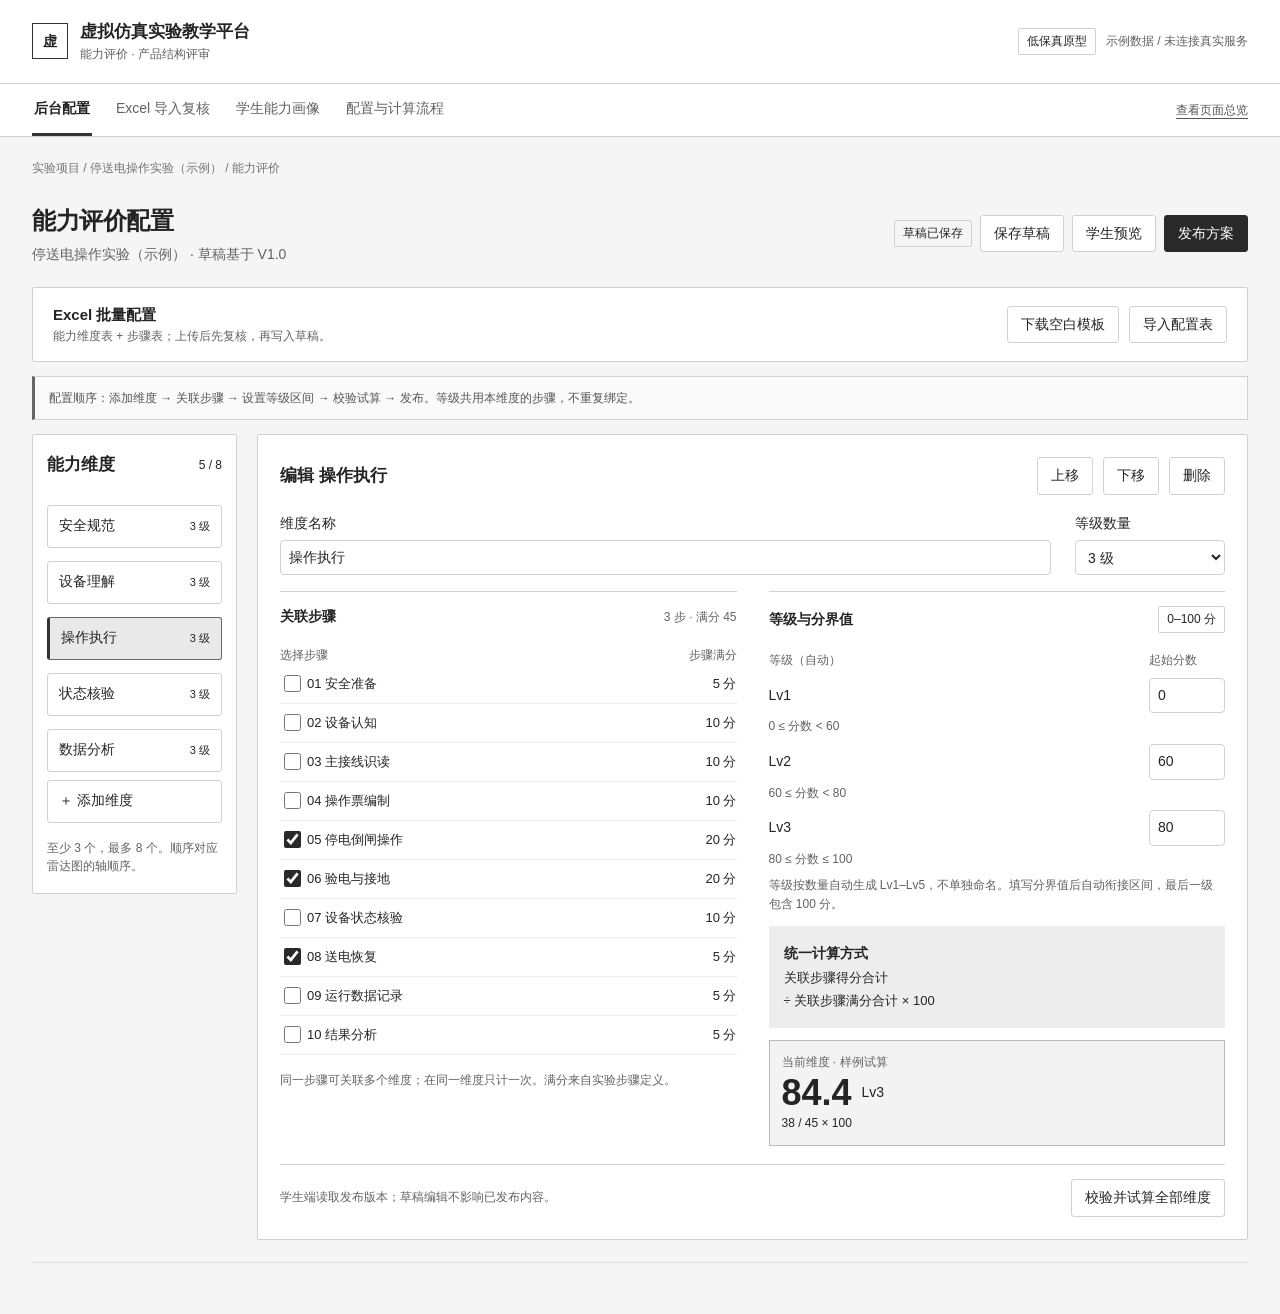
<file: prototype/index.html>
<!doctype html>
<html lang="zh-CN"><head><meta charset="utf-8"><meta name="viewport" content="width=device-width,initial-scale=1"><meta http-equiv="Content-Security-Policy" content="default-src 'none'; frame-src 'self' about:; script-src 'unsafe-inline'; style-src 'unsafe-inline'; img-src 'self' data:; base-uri 'none'; form-action 'none'"><title>能力评价 · 低保真产品原型</title><style>html,body{margin:0;background:#f5f5f5}iframe{width:100%;height:1000px;border:0;display:block}</style></head><body>
<iframe id="prototype" title="能力评价低保真交互原型" sandbox="allow-scripts allow-downloads allow-popups allow-popups-to-escape-sandbox" referrerpolicy="no-referrer" srcdoc="&lt;!doctype html&gt;&lt;html lang=&quot;zh-CN&quot;&gt;&lt;head&gt;&lt;meta charset=&quot;UTF-8&quot;&gt;&lt;meta name=&quot;viewport&quot; content=&quot;width=device-width,initial-scale=1&quot;&gt;&lt;meta http-equiv=&quot;Content-Security-Policy&quot; content=&quot;default-src &#x27;none&#x27;; script-src &#x27;unsafe-inline&#x27; https://cdnjs.cloudflare.com; style-src &#x27;unsafe-inline&#x27;; img-src data:; font-src &#x27;none&#x27;; connect-src &#x27;none&#x27;; base-uri &#x27;none&#x27;; form-action &#x27;none&#x27;&quot;&gt;&lt;style&gt;
#cap-radar-config{--p-bg:light-dark(#f5f5f5,#191919);--p-surface:light-dark(#fff,#252525);--p-text:light-dark(#242424,#f0f0f0);--p-muted:light-dark(#696969,#b8b8b8);--p-line:light-dark(#d7d7d7,#505050);--p-active:light-dark(#292929,#e5e5e5);--p-inverse:light-dark(#fff,#222);--p-soft:light-dark(#ececec,#333);--p-danger:light-dark(#9b312c,#ffb5ad);font:14px/1.55 -apple-system,BlinkMacSystemFont,&quot;PingFang SC&quot;,sans-serif;color:var(--p-text);background:var(--p-bg);color-scheme:light dark;min-width:0}
#cap-radar-config *{box-sizing:border-box}#cap-radar-config h1,#cap-radar-config h2,#cap-radar-config h3,#cap-radar-config p{margin:0}#cap-radar-config h1{font-size:22px;font-weight:600}#cap-radar-config h2{font-size:17px;font-weight:600}#cap-radar-config h3{font-size:14px;font-weight:600}#cap-radar-config button,#cap-radar-config input,#cap-radar-config select{font:inherit;color:inherit}#cap-radar-config button{min-height:34px;padding:6px 12px;border:1px solid var(--p-line);border-radius:5px;background:var(--p-surface);touch-action:manipulation}#cap-radar-config button:hover{background:var(--p-soft)}#cap-radar-config button:disabled{opacity:.4}#cap-radar-config .primary,#cap-radar-config button[aria-pressed=&quot;true&quot;]{color:var(--p-inverse);background:var(--p-active);border-color:var(--p-active)}#cap-radar-config input:not([type=&quot;checkbox&quot;]),#cap-radar-config select{width:100%;min-height:35px;padding:6px 8px;border:1px solid var(--p-line);border-radius:4px;background:var(--p-surface);min-width:0}#cap-radar-config input[type=&quot;checkbox&quot;]{width:17px;height:17px;accent-color:var(--p-active)}#cap-radar-config :focus-visible{outline:2px solid var(--p-text);outline-offset:3px}#cap-radar-config .shell{padding:20px}#cap-radar-config .top{display:flex;align-items:center;justify-content:space-between;gap:12px;padding:14px 20px;background:var(--p-surface);border-bottom:1px solid var(--p-line);padding-right:105px;flex-wrap:wrap}#cap-radar-config .tag{border:1px solid var(--p-line);padding:2px 8px;border-radius:4px;display:inline-block;font-size:12px;white-space:nowrap}#cap-radar-config .muted{color:var(--p-muted)}#cap-radar-config .small{font-size:12px}#cap-radar-config .row{display:flex;align-items:center;gap:10px;flex-wrap:wrap}#cap-radar-config .between{justify-content:space-between}#cap-radar-config .tabs{display:flex;gap:8px;flex-wrap:wrap;margin-bottom:18px}#cap-radar-config .head{display:flex;justify-content:space-between;align-items:flex-start;gap:15px;flex-wrap:wrap;margin-bottom:18px}#cap-radar-config .head p{margin-top:5px}#cap-radar-config .panel{background:var(--p-surface);border:1px solid var(--p-line);padding:18px;border-radius:6px;min-width:0}#cap-radar-config .panel-head{display:flex;justify-content:space-between;gap:10px;align-items:center;margin-bottom:12px;flex-wrap:wrap}#cap-radar-config .student-grid{display:grid;grid-template-columns:1fr 1.08fr;gap:16px;align-items:start}#cap-radar-config .radar{height:330px;position:relative;min-width:0;margin-top:8px}#cap-radar-config .radar svg{display:block;width:100%;height:330px}#cap-radar-config .axis-btn{position:absolute;transform:translate(-50%,-50%);padding:3px 5px;border:0;max-width:106px;font-size:12px;min-height:38px;background:var(--p-surface);line-height:1.3}#cap-radar-config .axis-btn span{display:block;font-size:14px;font-variant-numeric:tabular-nums;margin-top:3px}#cap-radar-config .dimension-list{display:grid;gap:5px}#cap-radar-config .dimension-item{display:flex;align-items:center;justify-content:space-between;gap:8px;text-align:left}#cap-radar-config .number{font-size:32px;font-weight:600;font-variant-numeric:tabular-nums}#cap-radar-config .grade-list{display:grid;gap:6px;margin:14px 0}#cap-radar-config .grade{border:1px solid var(--p-line);padding:8px 10px;display:flex;align-items:center;justify-content:space-between;gap:10px;border-radius:3px}#cap-radar-config .grade.selected{border:2px solid var(--p-active);padding:7px 9px;background:var(--p-soft)}#cap-radar-config .formula{padding:12px;background:var(--p-soft);font-variant-numeric:tabular-nums;margin:12px 0}#cap-radar-config .table-wrap{overflow:auto;max-width:100%}#cap-radar-config table{width:100%;border-collapse:collapse;text-align:left;font-size:13px}#cap-radar-config th{font-weight:500;color:var(--p-muted);background:var(--p-bg)}#cap-radar-config th,#cap-radar-config td{padding:9px 8px;border-bottom:1px solid var(--p-line);vertical-align:top}#cap-radar-config td.num{font-variant-numeric:tabular-nums;white-space:nowrap}#cap-radar-config .raw{margin-top:16px}#cap-radar-config details summary{padding:9px 0}#cap-radar-config .notice{border:1px dashed var(--p-line);padding:10px 12px;margin-bottom:14px;background:var(--p-surface)}#cap-radar-config .admin-grid{display:grid;grid-template-columns:185px minmax(0,1fr);gap:16px;align-items:start}#cap-radar-config .side{padding:12px}#cap-radar-config .side button{width:100%;margin-top:7px;display:flex;justify-content:space-between;align-items:center;text-align:left}#cap-radar-config .side button small{font-size:11px}#cap-radar-config .field-row{display:grid;grid-template-columns:1fr 110px;gap:16px;margin-bottom:16px}#cap-radar-config label.field{display:grid;gap:5px}#cap-radar-config .editor-grid{display:grid;grid-template-columns:1fr 1fr;gap:16px}#cap-radar-config .section{border-top:1px solid var(--p-line);padding-top:14px}#cap-radar-config .check-row{display:grid;grid-template-columns:22px minmax(0,1fr) 44px;align-items:center;gap:5px;padding:5px 0;border-bottom:1px solid var(--p-soft);font-size:13px;min-height:36px}#cap-radar-config .level-row{display:grid;grid-template-columns:1fr 76px;gap:8px;align-items:center;margin-top:8px}#cap-radar-config .level-range{font-size:12px;color:var(--p-muted);margin:4px 0 8px}#cap-radar-config .block{margin-top:16px}#cap-radar-config .errors{border:1px solid var(--p-danger);color:var(--p-danger);padding:10px 12px;margin-top:12px;font-size:13px}#cap-radar-config .errors ul{padding-left:20px;margin:5px 0}#cap-radar-config .success{border:1px solid var(--p-line);padding:12px;margin-top:12px;background:var(--p-soft)}#cap-radar-config .status-line{min-height:22px;margin-top:12px;color:var(--p-muted);font-size:12px}#cap-radar-config .flow{display:grid;grid-template-columns:repeat(5,minmax(0,1fr));gap:12px;margin:16px 0}#cap-radar-config .flow-item{border:1px solid var(--p-line);padding:16px 12px;background:var(--p-surface);min-width:0}#cap-radar-config .flow-item b{font-weight:500;display:block;margin-bottom:8px}#cap-radar-config .logic-grid{display:grid;grid-template-columns:1fr 1fr;gap:16px}#cap-radar-config .footer{border-top:1px solid var(--p-line);padding:14px 0 0;margin-top:18px;display:flex;align-items:center;justify-content:space-between;gap:10px;flex-wrap:wrap}#cap-radar-config .publish-box{margin-top:15px;padding:16px;border:2px solid var(--p-active);background:var(--p-surface)}#cap-radar-config .publish-box p{margin:8px 0 12px}#cap-radar-config .metric-strip{display:flex;gap:20px;flex-wrap:wrap;margin-top:10px}#cap-radar-config .metric-strip strong{font-weight:500;font-size:18px}#cap-radar-config .samples{display:flex;gap:6px;align-items:center;flex-wrap:wrap}#cap-radar-config .empty{padding:30px 15px;text-align:center;border:1px dashed var(--p-line);color:var(--p-muted)}#cap-radar-config [hidden]{display:none!important}
@media(max-width:820px){#cap-radar-config .student-grid,#cap-radar-config .editor-grid,#cap-radar-config .logic-grid{grid-template-columns:1fr}#cap-radar-config .flow{grid-template-columns:1fr 1fr}#cap-radar-config .shell{padding:14px}#cap-radar-config .panel{padding:14px}}
@media(max-width:550px){#cap-radar-config .admin-grid{grid-template-columns:1fr}#cap-radar-config .side .dimension-list{grid-template-columns:1fr 1fr}#cap-radar-config .side button{margin:0}#cap-radar-config .field-row{grid-template-columns:1fr}#cap-radar-config .flow{grid-template-columns:1fr}#cap-radar-config .top{padding:14px;padding-right:100px}#cap-radar-config input,#cap-radar-config select{font-size:16px}#cap-radar-config .axis-btn{max-width:85px}#cap-radar-config .radar,#cap-radar-config .radar svg{height:310px}}

#cap-radar-config .import-entry{display:flex;align-items:center;justify-content:space-between;gap:12px;flex-wrap:wrap;margin-bottom:14px;padding:13px 16px}
#cap-radar-config .import-fields{display:grid;grid-template-columns:1.3fr 1fr;gap:24px}
#cap-radar-config .import-fields p{margin-top:5px}
#cap-radar-config .upload-line{display:flex;align-items:flex-end;gap:16px;flex-wrap:wrap;border-top:1px solid var(--p-line);padding-top:15px;margin-top:16px}
#cap-radar-config .upload-line label{max-width:440px;flex:1;min-width:220px}
#cap-radar-config .import-summary{margin:12px 0 18px;gap:24px}
#cap-radar-config .import-table{min-width:760px;table-layout:fixed}
#cap-radar-config .import-table th:first-child{width:68px}
#cap-radar-config .import-table th:last-child{width:60px}
#cap-radar-config .import-table td{vertical-align:middle;padding:7px 5px}
#cap-radar-config .import-table input{min-width:0;max-width:100%}
#cap-radar-config .import-table input[aria-invalid=&quot;true&quot;]{border:2px solid var(--p-danger)}
#cap-radar-config .import-error{color:var(--p-danger)}
#cap-radar-config .file-name{word-break:break-all}
@media(max-width:650px){#cap-radar-config .import-fields{grid-template-columns:1fr;gap:12px}#cap-radar-config .import-summary{gap:10px}#cap-radar-config .import-entry .row{width:100%}}


/* Grayscale wireframe presentation. Business rules are unchanged. */
html,body{margin:0;padding:0;background:#f5f5f5;color:#242424;color-scheme:light}
#cap-radar-config{--p-bg:#f5f5f5;--p-surface:#fff;--p-text:#242424;--p-muted:#626262;--p-line:#d1d1d1;--p-active:#292929;--p-inverse:#fff;--p-soft:#ededed;--p-danger:#7c2828;color-scheme:light;font-family:-apple-system,BlinkMacSystemFont,&quot;PingFang SC&quot;,&quot;Microsoft YaHei&quot;,sans-serif}
#cap-radar-config .top{padding:19px 32px;min-height:80px;flex-wrap:wrap;gap:16px}
#cap-radar-config .brand{display:flex;gap:12px;align-items:center}
#cap-radar-config .brand strong{font-size:17px;font-weight:600}
#cap-radar-config .brand-mark{width:36px;height:36px;display:grid;place-items:center;border:1.5px solid #333;font-weight:600;background:#fff}
#cap-radar-config .app-nav{display:flex;gap:22px;align-items:center;padding:0 32px;background:#fff;border-bottom:1px solid var(--p-line);flex-wrap:wrap}
#cap-radar-config .app-nav&gt;button{border:0;border-radius:0;background:none;color:var(--p-muted);min-height:52px;padding:0 2px;border-bottom:3px solid transparent}
#cap-radar-config .app-nav&gt;button[aria-pressed=&quot;true&quot;]{border-bottom-color:#333;color:#222;font-weight:600}
#cap-radar-config .board-link{margin-left:auto;color:#555;font-size:12px;text-underline-offset:4px}
#cap-radar-config .shell{max-width:1360px;padding:22px 32px 28px;margin:0 auto}
#cap-radar-config .breadcrumb{font-size:12px;color:#747474;margin-bottom:24px}
#cap-radar-config h1{font-size:24px;letter-spacing:-.4px}
#cap-radar-config .head{margin-bottom:22px;align-items:center}
#cap-radar-config .head .row{gap:8px}
#cap-radar-config .panel{border-radius:2px;padding:22px;box-shadow:none}
#cap-radar-config .panel-head{margin-bottom:18px}
#cap-radar-config button{border-radius:3px;min-height:36px;padding:7px 13px;cursor:pointer}
#cap-radar-config button:disabled{cursor:not-allowed}
#cap-radar-config .side{padding:17px 14px}
#cap-radar-config .side button{margin-top:8px;min-height:43px;padding:9px 11px}
#cap-radar-config .dimension-item[aria-pressed=&quot;true&quot;],#cap-radar-config .side button[aria-pressed=&quot;true&quot;]{background:#e9e9e9;color:#222;border-color:#666;border-left:3px solid #333}
#cap-radar-config .admin-grid{grid-template-columns:205px minmax(0,1fr);gap:20px}
#cap-radar-config .editor-grid{gap:32px}
#cap-radar-config .field-row{grid-template-columns:minmax(0,1fr) 150px;gap:24px}
#cap-radar-config .field{font-weight:500}
#cap-radar-config .check-row{min-height:39px}
#cap-radar-config .notice{border-style:solid;border-left:3px solid #666;background:#fafafa;color:#555;padding:12px 14px}
#cap-radar-config .import-entry{padding:15px 20px;gap:16px}
#cap-radar-config .import-entry b{font-size:15px}
#cap-radar-config .student-grid{grid-template-columns:minmax(0,1fr) minmax(0,1fr);gap:22px}
#cap-radar-config .radar,#cap-radar-config .radar svg{height:345px}
#cap-radar-config .axis-btn{min-height:40px;font-size:12px;border:0;padding:4px 6px}
#cap-radar-config .axis-btn[aria-pressed=&quot;true&quot;]{background:#e9e9e9;color:#222;border-radius:2px}
#cap-radar-config .grade{padding:10px 12px;border-radius:2px}
#cap-radar-config .grade.selected{border-width:1px;border-left-width:3px;padding:10px 10px;background:#ededed}
#cap-radar-config .grade-list{margin:20px 0}
#cap-radar-config .number{font-size:36px;line-height:1.2}
#cap-radar-config .formula{padding:15px;font-size:13px;line-height:1.8}
#cap-radar-config .tag{border-radius:2px;padding:3px 8px}
#cap-radar-config .success{background:#f3f3f3;border-color:#b9b9b9}
#cap-radar-config .publish-box{border:1.5px solid #333;border-left-width:4px;padding:20px}
#cap-radar-config .import-table{min-width:690px}
#cap-radar-config .import-table th:nth-child(2){width:150px}
#cap-radar-config .flow-item{padding:22px 16px;position:relative}
#cap-radar-config .flow-item:not(:last-child)::after{content:&#x27;›&#x27;;position:absolute;right:-11px;top:45%;font-size:18px;background:#f5f5f5}
#cap-radar-config .raw{padding:10px 20px}
#cap-radar-config .status-line{border-top:1px solid #ddd;padding:12px 0 0;margin-top:22px}
@media(min-width:1100px){#cap-radar-config .radar,#cap-radar-config .radar svg{height:380px}}
@media(max-width:1000px){#cap-radar-config .editor-grid{grid-template-columns:1fr;gap:22px}#cap-radar-config .top{padding:18px 22px}#cap-radar-config .shell{padding:20px 22px}#cap-radar-config .app-nav{padding:0 22px;gap:18px}#cap-radar-config .board-link{margin-left:0}}
@media(max-width:760px){#cap-radar-config .student-grid,#cap-radar-config .admin-grid{grid-template-columns:1fr}#cap-radar-config .side .dimension-list{grid-template-columns:repeat(2,minmax(0,1fr))}#cap-radar-config .shell{padding:18px 14px}#cap-radar-config .top{padding:15px 18px}#cap-radar-config .panel{padding:16px}#cap-radar-config .field-row{grid-template-columns:1fr}#cap-radar-config .app-nav{gap:14px;padding:0 18px}#cap-radar-config .app-nav&gt;button{min-height:44px;font-size:13px}#cap-radar-config .board-link{display:none}#cap-radar-config .flow{grid-template-columns:1fr}#cap-radar-config .flow-item::after{display:none}#cap-radar-config .head .row{width:100%}#cap-radar-config .breadcrumb{margin-bottom:18px}#cap-radar-config .brand strong{font-size:15px}}
&lt;/style&gt;&lt;/head&gt;&lt;body&gt;&lt;div id=&quot;cap-radar-config&quot;&gt;&lt;/div&gt;&lt;script src=&quot;https://cdnjs.cloudflare.com/ajax/libs/xlsx/0.18.5/xlsx.full.min.js&quot;&gt;&lt;/script&gt;&lt;script&gt;
(()=&gt;{
const root=document.getElementById(&#x27;cap-radar-config&#x27;);
const esc=x=&gt;String(x??&#x27;&#x27;).replace(/[&amp;&lt;&gt;&quot;&#x27;]/g,c=&gt;({&#x27;&amp;&#x27;:&#x27;&amp;amp;&#x27;,&#x27;&lt;&#x27;:&#x27;&amp;lt;&#x27;,&#x27;&gt;&#x27;:&#x27;&amp;gt;&#x27;,&#x27;&quot;&#x27;:&#x27;&amp;quot;&#x27;,&quot;&#x27;&quot;:&#x27;&amp;#39;&#x27;}[c]));
const copy=x=&gt;JSON.parse(JSON.stringify(x));
const steps=[
{id:&#x27;S01&#x27;,name:&#x27;安全准备&#x27;,score:5,max:5,count:1,time:&#x27;00:02:00&#x27;,reasonable:&#x27;00:02:00&#x27;,comment:&#x27;安全防护检查完整&#x27;,rule:&#x27;完成防护检查得 5 分&#x27;},
{id:&#x27;S02&#x27;,name:&#x27;设备认知&#x27;,score:10,max:10,count:1,time:&#x27;00:03:00&#x27;,reasonable:&#x27;00:03:00&#x27;,comment:&#x27;设备辨识准确&#x27;,rule:&#x27;设备辨识正确得 10 分&#x27;},
{id:&#x27;S03&#x27;,name:&#x27;主接线识读&#x27;,score:10,max:10,count:1,time:&#x27;00:04:00&#x27;,reasonable:&#x27;00:04:00&#x27;,comment:&#x27;接线关系判断正确&#x27;,rule:&#x27;接线判断正确得 10 分&#x27;},
{id:&#x27;S04&#x27;,name:&#x27;操作票编制&#x27;,score:8,max:10,count:2,time:&#x27;00:04:30&#x27;,reasonable:&#x27;00:05:00&#x27;,comment:&#x27;操作票检查项有遗漏&#x27;,rule:&#x27;检查项遗漏扣 2 分&#x27;},
{id:&#x27;S05&#x27;,name:&#x27;停电倒闸操作&#x27;,score:18,max:20,count:1,time:&#x27;00:07:00&#x27;,reasonable:&#x27;00:06:00&#x27;,comment:&#x27;操作顺序一处不规范&#x27;,rule:&#x27;一处顺序不规范扣 2 分&#x27;},
{id:&#x27;S06&#x27;,name:&#x27;验电与接地&#x27;,score:15,max:20,count:3,time:&#x27;00:09:00&#x27;,reasonable:&#x27;00:07:00&#x27;,comment:&#x27;接地核验遗漏，建议重点复盘&#x27;,rule:&#x27;接地核验检查项遗漏扣 5 分&#x27;},
{id:&#x27;S07&#x27;,name:&#x27;设备状态核验&#x27;,score:9,max:10,count:1,time:&#x27;00:05:30&#x27;,reasonable:&#x27;00:05:00&#x27;,comment:&#x27;设备状态记录不完整&#x27;,rule:&#x27;状态记录不完整扣 1 分&#x27;},
{id:&#x27;S08&#x27;,name:&#x27;送电恢复&#x27;,score:5,max:5,count:1,time:&#x27;00:03:00&#x27;,reasonable:&#x27;00:03:00&#x27;,comment:&#x27;恢复流程正确&#x27;,rule:&#x27;恢复流程正确得 5 分&#x27;},
{id:&#x27;S09&#x27;,name:&#x27;运行数据记录&#x27;,score:4,max:5,count:1,time:&#x27;00:02:30&#x27;,reasonable:&#x27;00:03:00&#x27;,comment:&#x27;一处测量单位未注明&#x27;,rule:&#x27;一处测量单位遗漏扣 1 分&#x27;},
{id:&#x27;S10&#x27;,name:&#x27;结果分析&#x27;,score:4,max:5,count:1,time:&#x27;00:02:06&#x27;,reasonable:&#x27;00:02:00&#x27;,comment:&#x27;结论缺少对应数据支撑&#x27;,rule:&#x27;结论缺少数据支撑扣 1 分&#x27;}];
function newLevels(n){const cuts={2:[0,60],3:[0,60,80],4:[0,60,75,90],5:[0,40,60,75,90]}[n];return cuts.map((min,i)=&gt;({name:`Lv${i+1}`,min}));}
function fixedLevelLabels(c){c?.dims?.forEach(d=&gt;d.levels?.forEach((l,i)=&gt;l.name=`Lv${i+1}`));return c;}
const initial={version:&#x27;V1.0&#x27;,dims:[
{id:&#x27;D01&#x27;,name:&#x27;安全规范&#x27;,stepIds:[&#x27;S01&#x27;,&#x27;S04&#x27;,&#x27;S06&#x27;],levels:newLevels(3)},
{id:&#x27;D02&#x27;,name:&#x27;设备理解&#x27;,stepIds:[&#x27;S02&#x27;,&#x27;S03&#x27;],levels:newLevels(3)},
{id:&#x27;D03&#x27;,name:&#x27;操作执行&#x27;,stepIds:[&#x27;S05&#x27;,&#x27;S06&#x27;,&#x27;S08&#x27;],levels:newLevels(3)},
{id:&#x27;D04&#x27;,name:&#x27;状态核验&#x27;,stepIds:[&#x27;S06&#x27;,&#x27;S07&#x27;],levels:newLevels(3)},
{id:&#x27;D05&#x27;,name:&#x27;数据分析&#x27;,stepIds:[&#x27;S09&#x27;,&#x27;S10&#x27;],levels:newLevels(3)}]};
initial.stepDefinitions=steps.map(({id,max})=&gt;({id,max}));
let state={page:&#x27;admin&#x27;,draft:copy(initial),published:copy(initial),saved:copy(initial),selected:&#x27;D03&#x27;,preview:false,scenario:&#x27;complete&#x27;,dirty:false,notice:&#x27;&#x27;,checked:false,publishing:false,undo:null};
let savedRevision=0;
function restore(s){if(s&amp;&amp;s.schema===2&amp;&amp;s.revision&gt;savedRevision&amp;&amp;s.state?.draft?.dims?.length&gt;=3&amp;&amp;s.state?.draft?.dims?.length&lt;=8){savedRevision=s.revision;state={...state,...s.state};[&#x27;draft&#x27;,&#x27;published&#x27;,&#x27;saved&#x27;].forEach(k=&gt;fixedLevelLabels(state[k]));if(state.undo?.dimension)state.undo.dimension.levels.forEach((l,i)=&gt;l.name=`Lv${i+1}`);return true;}return false;}
restore(window.openai?.widgetState?.privateContent);
function persist(){savedRevision=Math.max(savedRevision+1,Date.now());if(window.openai?.setWidgetState)window.openai.setWidgetState({modelContent:{page:state.page,dimension:dimension()?.name,dimensionCount:state.draft.dims.length,rule:&#x27;步骤得分合计 / 步骤满分合计 × 100；按分数区间判级&#x27;},privateContent:{schema:2,revision:savedRevision,state:{...copy(state),importer:null}}}).catch(()=&gt;{});}
window.addEventListener(&#x27;openai:set_globals&#x27;,e=&gt;{const s=e.detail?.globals?.widgetState?.privateContent;if(restore(s))render();});
const config=()=&gt;state.preview?state.draft:state.published;
const dimension=()=&gt;state.draft.dims.find(d=&gt;d.id===state.selected)||state.draft.dims[0];
function sampleSteps(){return steps.map(s=&gt;({...s,score:s.id===&#x27;S06&#x27;&amp;&amp;state.scenario===&#x27;missing&#x27;?null:s.id===&#x27;S06&#x27;&amp;&amp;state.scenario===&#x27;zero&#x27;?0:s.score}));}
function calc(d,rows=sampleSteps()){
const ids=[...new Set(d.stepIds)];const selected=ids.map(id=&gt;rows.find(s=&gt;s.id===id));
if(!ids.length)return{value:null,status:&#x27;未关联步骤&#x27;,sum:0,max:0,rows:[]};
if(selected.some(s=&gt;!s||!Number.isFinite(s.max)||s.max&lt;=0))return{value:null,status:&#x27;配置异常&#x27;,sum:0,max:0,rows:selected.filter(Boolean)};
const max=selected.reduce((a,s)=&gt;a+s.max,0);if(selected.some(s=&gt;s.score==null))return{value:null,status:&#x27;待评价&#x27;,sum:null,max,rows:selected};
if(selected.some(s=&gt;!Number.isFinite(s.score)||s.score&lt;0||s.score&gt;s.max))return{value:null,status:&#x27;数据异常&#x27;,sum:null,max,rows:selected};
const sum=selected.reduce((a,s)=&gt;a+s.score,0),value=sum/max*100;
const level=d.levels.reduce((found,l,i)=&gt;value&gt;=l.min?i:found,-1);
return{value,status:d.levels[level]?.name||&#x27;规则待完善&#x27;,sum,max,rows:selected,level};
}
const fmt=n=&gt;n==null?&#x27;—&#x27;:Number.isInteger(n)?String(n):n.toFixed(1);
function validate(c){const out=[];if(c.dims.length&lt;3||c.dims.length&gt;8)out.push(&#x27;维度数量须为 3–8 个&#x27;);const names=new Set();c.dims.forEach((d,i)=&gt;{const title=d.name.trim()||`第 ${i+1} 个维度`;if(!d.name.trim())out.push(`第 ${i+1} 个维度：填写名称`);if(names.has(d.name.trim()))out.push(`${title}：名称重复`);names.add(d.name.trim());if(!d.stepIds.length)out.push(`${title}：至少关联一个有效步骤`);if(d.stepIds.some(id=&gt;!(c.stepDefinitions||steps).some(s=&gt;s.id===id&amp;&amp;s.max&gt;0)))out.push(`${title}：存在失效步骤`);if(d.levels.length&lt;2||d.levels.length&gt;5)out.push(`${title}：等级数量须为 2–5 个`);d.levels.forEach((l,j)=&gt;{if(!Number.isFinite(l.min)||(j===0&amp;&amp;l.min!==0)||(j&gt;0&amp;&amp;l.min&lt;=d.levels[j-1].min)||l.min&lt;0||l.min&gt;=100)out.push(`${title}：分界值须从 0 起，递增且小于 100`);});});return[...new Set(out)];}
const button=(text,act,extra=&#x27;&#x27;)=&gt;{const cls=extra.match(/class=&quot;([^&quot;]*)&quot;/)?.[1]||&#x27;&#x27;;return `&lt;button type=&quot;button&quot; class=&quot;cursor-interaction ${cls}&quot; data-act=&quot;${act}&quot; ${extra.replace(/class=&quot;[^&quot;]*&quot;/,&#x27;&#x27;)}&gt;${text}&lt;/button&gt;`;};
function header(){return `&lt;header class=&quot;top&quot;&gt;&lt;div class=&quot;brand&quot;&gt;&lt;span class=&quot;brand-mark&quot; aria-hidden=&quot;true&quot;&gt;虚&lt;/span&gt;&lt;div&gt;&lt;strong&gt;虚拟仿真实验教学平台&lt;/strong&gt;&lt;p class=&quot;small muted&quot;&gt;能力评价 · 产品结构评审&lt;/p&gt;&lt;/div&gt;&lt;/div&gt;&lt;div class=&quot;row&quot;&gt;&lt;span class=&quot;tag&quot;&gt;低保真原型&lt;/span&gt;&lt;span class=&quot;small muted&quot;&gt;示例数据 / 未连接真实服务&lt;/span&gt;&lt;/div&gt;&lt;/header&gt;&lt;nav class=&quot;app-nav&quot; aria-label=&quot;原型页面&quot;&gt;${[[&#x27;admin&#x27;,&#x27;后台配置&#x27;],[&#x27;import&#x27;,&#x27;Excel 导入复核&#x27;],[&#x27;student&#x27;,&#x27;学生能力画像&#x27;],[&#x27;logic&#x27;,&#x27;配置与计算流程&#x27;]].map(([id,name])=&gt;button(name,&#x27;page&#x27;,`data-id=&quot;${id}&quot; aria-pressed=&quot;${state.page===id}&quot;`)).join(&#x27;&#x27;)}&lt;a class=&quot;board-link&quot; href=&quot;overview.svg&quot; target=&quot;_blank&quot; rel=&quot;noopener&quot;&gt;查看页面总览&lt;/a&gt;&lt;/nav&gt;&lt;main class=&quot;shell&quot;&gt;&lt;div class=&quot;breadcrumb&quot;&gt;实验项目 / 停送电操作实验（示例） / 能力评价&lt;/div&gt;`;}
function student(){const c=config();let d=c.dims.find(x=&gt;x.id===state.selected)||c.dims[0];const r=calc(d);return `&lt;div class=&quot;head&quot;&gt;&lt;div&gt;&lt;h1&gt;能力表现&lt;/h1&gt;&lt;p class=&quot;muted&quot;&gt;许闻 · 停送电操作实验（示例）&lt;/p&gt;&lt;/div&gt;&lt;div class=&quot;samples&quot;&gt;&lt;span class=&quot;tag&quot;&gt;${state.preview?&#x27;草稿预览&#x27;:`发布方案 ${esc(c.version)}`}&lt;/span&gt;&lt;label class=&quot;small&quot;&gt;样例状态 &lt;select aria-label=&quot;样例状态&quot; data-change=&quot;scenario&quot;&gt;&lt;option value=&quot;complete&quot; ${state.scenario===&#x27;complete&#x27;?&#x27;selected&#x27;:&#x27;&#x27;}&gt;完整得分&lt;/option&gt;&lt;option value=&quot;missing&quot; ${state.scenario===&#x27;missing&#x27;?&#x27;selected&#x27;:&#x27;&#x27;}&gt;步骤 06 缺少得分&lt;/option&gt;&lt;option value=&quot;zero&quot; ${state.scenario===&#x27;zero&#x27;?&#x27;selected&#x27;:&#x27;&#x27;}&gt;步骤 06 实得 0 分&lt;/option&gt;&lt;/select&gt;&lt;/label&gt;&lt;/div&gt;&lt;/div&gt;${state.preview?`&lt;div class=&quot;notice row between&quot;&gt;&lt;span&gt;正在查看未发布的配置。修改不会影响已发布方案。&lt;/span&gt;${button(&#x27;返回后台&#x27;,&#x27;page&#x27;,&#x27;data-id=&quot;admin&quot;&#x27;)}&lt;/div&gt;`:&#x27;&#x27;}&lt;div class=&quot;student-grid&quot;&gt;&lt;section class=&quot;panel&quot;&gt;&lt;div class=&quot;panel-head&quot;&gt;&lt;h2&gt;${c.dims.length} 维能力雷达图&lt;/h2&gt;&lt;span class=&quot;small muted&quot;&gt;统一刻度 0–100 分&lt;/span&gt;&lt;/div&gt;&lt;div class=&quot;radar&quot; data-radar&gt;&lt;/div&gt;&lt;div class=&quot;dimension-list&quot;&gt;${c.dims.map(x=&gt;{const n=calc(x);return button(`&lt;span&gt;${esc(x.name)}&lt;/span&gt;&lt;span&gt;${fmt(n.value)} 分 · ${esc(n.status)}&lt;/span&gt;`,&#x27;student-dim&#x27;,`data-id=&quot;${x.id}&quot; class=&quot;dimension-item cursor-interaction&quot; aria-pressed=&quot;${x.id===d.id}&quot;`);}).join(&#x27;&#x27;)}&lt;/div&gt;&lt;p class=&quot;small muted block&quot;&gt;点击维度查看等级与步骤依据。缺少得分的维度不按 0 分绘制。&lt;/p&gt;&lt;/section&gt;&lt;section class=&quot;panel&quot; aria-live=&quot;polite&quot;&gt;&lt;div class=&quot;panel-head&quot;&gt;&lt;h2&gt;${esc(d.name)}&lt;/h2&gt;&lt;span class=&quot;tag&quot;&gt;${d.levels.length} 级规则&lt;/span&gt;&lt;/div&gt;&lt;div class=&quot;row&quot;&gt;&lt;span class=&quot;number&quot;&gt;${fmt(r.value)}&lt;/span&gt;&lt;span class=&quot;muted&quot;&gt;/ 100&lt;/span&gt;&lt;span class=&quot;tag&quot;&gt;${esc(r.status)}&lt;/span&gt;&lt;/div&gt;&lt;div class=&quot;grade-list&quot;&gt;${d.levels.map((l,i)=&gt;`&lt;div class=&quot;grade ${r.value!=null&amp;&amp;r.level===i?&#x27;selected&#x27;:&#x27;&#x27;}&quot;&gt;&lt;span&gt;Lv${i+1}&lt;/span&gt;&lt;span class=&quot;small&quot;&gt;${l.min} ≤ 分数 ${i===d.levels.length-1?&#x27;≤ 100&#x27;:`&lt; ${d.levels[i+1].min}`}${r.value!=null&amp;&amp;r.level===i?&#x27;　✓ 本次&#x27;:&#x27;&#x27;}&lt;/span&gt;&lt;/div&gt;`).join(&#x27;&#x27;)}&lt;/div&gt;&lt;h3&gt;计算依据&lt;/h3&gt;&lt;div class=&quot;formula&quot;&gt;${r.value==null?esc(r.status)+&#x27;：相关步骤有效得分齐全后计算。&#x27;:`(${r.rows.map(s=&gt;s.score).join(&#x27; + &#x27;)}) ÷ (${r.rows.map(s=&gt;s.max).join(&#x27; + &#x27;)}) × 100 = &lt;strong&gt;${fmt(r.value)} 分&lt;/strong&gt;`}&lt;/div&gt;&lt;div class=&quot;table-wrap&quot;&gt;&lt;table&gt;&lt;thead&gt;&lt;tr&gt;&lt;th&gt;关联步骤&lt;/th&gt;&lt;th&gt;得分 / 满分&lt;/th&gt;&lt;th&gt;步骤评价&lt;/th&gt;&lt;/tr&gt;&lt;/thead&gt;&lt;tbody&gt;${r.rows.map(s=&gt;`&lt;tr&gt;&lt;td&gt;${s.id.slice(1)} ${esc(s.name)}&lt;/td&gt;&lt;td class=&quot;num&quot;&gt;${s.score??&#x27;待评价&#x27;} / ${s.max}&lt;/td&gt;&lt;td&gt;${s.score==null?&#x27;尚未回传得分&#x27;:state.scenario===&#x27;zero&#x27;&amp;&amp;s.id===&#x27;S06&#x27;?&#x27;模拟实得 0 分&#x27;:esc(s.comment)}&lt;/td&gt;&lt;/tr&gt;`).join(&#x27;&#x27;)}&lt;/tbody&gt;&lt;/table&gt;&lt;/div&gt;&lt;p class=&quot;small muted block&quot;&gt;等级按该维度的分数区间判定。用时、操作次数作为评价依据展示，不重复扣分。&lt;/p&gt;&lt;/section&gt;&lt;/div&gt;&lt;section class=&quot;panel raw&quot;&gt;&lt;details&gt;&lt;summary&gt;原始实验步骤记录（保留全部 9 个字段） · 完整样例总分 88 / 100&lt;/summary&gt;${rawTable()}&lt;/details&gt;&lt;/section&gt;`;}
function rawTable(){return `&lt;div class=&quot;table-wrap&quot;&gt;&lt;table style=&quot;min-width:1000px&quot;&gt;&lt;thead&gt;&lt;tr&gt;${[&#x27;步骤序号&#x27;,&#x27;步骤名称&#x27;,&#x27;步骤得分&#x27;,&#x27;步骤满分&#x27;,&#x27;操作次数&#x27;,&#x27;步骤用时&#x27;,&#x27;合理用时&#x27;,&#x27;步骤评价&#x27;,&#x27;赋分模型&#x27;].map(x=&gt;`&lt;th&gt;${x}&lt;/th&gt;`).join(&#x27;&#x27;)}&lt;/tr&gt;&lt;/thead&gt;&lt;tbody&gt;${sampleSteps().map(s=&gt;`&lt;tr&gt;&lt;td&gt;${s.id.slice(1)}&lt;/td&gt;&lt;td&gt;${s.name}&lt;/td&gt;&lt;td&gt;${s.score??&#x27;待评价&#x27;}&lt;/td&gt;&lt;td&gt;${s.max}&lt;/td&gt;&lt;td&gt;${s.count}&lt;/td&gt;&lt;td&gt;${s.time}&lt;/td&gt;&lt;td&gt;${s.reasonable}&lt;/td&gt;&lt;td&gt;${s.comment}&lt;/td&gt;&lt;td&gt;${s.rule}&lt;/td&gt;&lt;/tr&gt;`).join(&#x27;&#x27;)}&lt;/tbody&gt;&lt;/table&gt;&lt;/div&gt;`;}
function admin(){const c=state.draft,d=dimension(),r=calc(d,steps),errors=state.checked?validate(c):[];return `&lt;div class=&quot;head&quot;&gt;&lt;div&gt;&lt;h1&gt;能力评价配置&lt;/h1&gt;&lt;p class=&quot;muted&quot;&gt;停送电操作实验（示例） · 草稿基于 ${esc(state.published.version)}&lt;/p&gt;&lt;/div&gt;&lt;div class=&quot;row&quot;&gt;&lt;span class=&quot;tag&quot;&gt;${state.dirty?&#x27;草稿有修改&#x27;:&#x27;草稿已保存&#x27;}&lt;/span&gt;${button(&#x27;保存草稿&#x27;,&#x27;save&#x27;)}${button(&#x27;学生预览&#x27;,&#x27;preview&#x27;)}${button(&#x27;发布方案&#x27;,&#x27;publish&#x27;,&#x27;class=&quot;primary cursor-interaction&quot;&#x27;)}&lt;/div&gt;&lt;/div&gt;&lt;div class=&quot;notice small&quot;&gt;配置顺序：添加维度 → 关联步骤 → 设置等级区间 → 校验试算 → 发布。等级共用本维度的步骤，不重复绑定。&lt;/div&gt;&lt;div class=&quot;admin-grid&quot;&gt;&lt;aside class=&quot;panel side&quot;&gt;&lt;div class=&quot;panel-head&quot;&gt;&lt;h2&gt;能力维度&lt;/h2&gt;&lt;span class=&quot;small&quot;&gt;${c.dims.length} / 8&lt;/span&gt;&lt;/div&gt;&lt;div class=&quot;dimension-list&quot;&gt;${c.dims.map(x=&gt;button(`&lt;span&gt;${esc(x.name)||&#x27;未命名&#x27;}&lt;/span&gt;&lt;small&gt;${x.levels.length} 级&lt;/small&gt;`,&#x27;admin-dim&#x27;,`data-id=&quot;${x.id}&quot; aria-pressed=&quot;${x.id===d.id}&quot;`)).join(&#x27;&#x27;)}&lt;/div&gt;${button(&#x27;＋ 添加维度&#x27;,&#x27;add&#x27;,c.dims.length&gt;=8?&#x27;disabled&#x27;:&#x27;&#x27;)}&lt;p class=&quot;small muted block&quot;&gt;至少 3 个，最多 8 个。顺序对应雷达图的轴顺序。&lt;/p&gt;&lt;/aside&gt;&lt;section class=&quot;panel&quot;&gt;&lt;div class=&quot;panel-head&quot;&gt;&lt;h2&gt;编辑 ${esc(d.name)||&#x27;未命名维度&#x27;}&lt;/h2&gt;&lt;div class=&quot;row&quot;&gt;${button(&#x27;上移&#x27;,&#x27;move&#x27;,&#x27;data-direction=&quot;-1&quot; &#x27;+(c.dims.indexOf(d)===0?&#x27;disabled&#x27;:&#x27;&#x27;))}${button(&#x27;下移&#x27;,&#x27;move&#x27;,&#x27;data-direction=&quot;1&quot; &#x27;+(c.dims.indexOf(d)===c.dims.length-1?&#x27;disabled&#x27;:&#x27;&#x27;))}${button(&#x27;删除&#x27;,&#x27;delete&#x27;,c.dims.length&lt;=3?&#x27;disabled&#x27;:&#x27;&#x27;)}&lt;/div&gt;&lt;/div&gt;&lt;div class=&quot;field-row&quot;&gt;&lt;label class=&quot;field&quot;&gt;维度名称&lt;input data-change=&quot;name&quot; aria-label=&quot;维度名称&quot; maxlength=&quot;20&quot; value=&quot;${esc(d.name)}&quot; autocomplete=&quot;off&quot;&gt;&lt;/label&gt;&lt;label class=&quot;field&quot;&gt;等级数量&lt;select data-change=&quot;level-count&quot; aria-label=&quot;等级数量&quot;&gt;${[2,3,4,5].map(n=&gt;`&lt;option value=&quot;${n}&quot; ${n===d.levels.length?&#x27;selected&#x27;:&#x27;&#x27;}&gt;${n} 级&lt;/option&gt;`).join(&#x27;&#x27;)}&lt;/select&gt;&lt;/label&gt;&lt;/div&gt;&lt;div class=&quot;editor-grid&quot;&gt;&lt;section class=&quot;section&quot;&gt;&lt;div class=&quot;panel-head&quot;&gt;&lt;h3&gt;关联步骤&lt;/h3&gt;&lt;span class=&quot;small muted&quot;&gt;${d.stepIds.length} 步 · 满分 ${r.max}&lt;/span&gt;&lt;/div&gt;&lt;div class=&quot;row between small muted&quot;&gt;&lt;span&gt;选择步骤&lt;/span&gt;&lt;span&gt;步骤满分&lt;/span&gt;&lt;/div&gt;${steps.filter(s=&gt;(c.stepDefinitions||steps).some(x=&gt;x.id===s.id)).map(s=&gt;`&lt;label class=&quot;check-row&quot;&gt;&lt;input type=&quot;checkbox&quot; data-change=&quot;step&quot; value=&quot;${s.id}&quot; ${d.stepIds.includes(s.id)?&#x27;checked&#x27;:&#x27;&#x27;}&gt;&lt;span&gt;${s.id.slice(1)} ${s.name}&lt;/span&gt;&lt;span style=&quot;text-align:right&quot;&gt;${s.max} 分&lt;/span&gt;&lt;/label&gt;`).join(&#x27;&#x27;)}&lt;p class=&quot;small muted block&quot;&gt;同一步骤可关联多个维度；在同一维度只计一次。满分来自实验步骤定义。&lt;/p&gt;&lt;/section&gt;&lt;section class=&quot;section&quot;&gt;&lt;div class=&quot;panel-head&quot;&gt;&lt;h3&gt;等级与分界值&lt;/h3&gt;&lt;span class=&quot;tag&quot;&gt;0–100 分&lt;/span&gt;&lt;/div&gt;&lt;div class=&quot;level-row small muted&quot;&gt;&lt;span&gt;等级（自动）&lt;/span&gt;&lt;span&gt;起始分数&lt;/span&gt;&lt;/div&gt;${d.levels.map((l,i)=&gt;`&lt;div class=&quot;level-row&quot;&gt;&lt;span class=&quot;level-label&quot;&gt;Lv${i+1}&lt;/span&gt;&lt;input type=&quot;number&quot; min=&quot;0&quot; max=&quot;99.99&quot; step=&quot;0.1&quot; aria-label=&quot;第 ${i+1} 级起始分数&quot; data-change=&quot;level-min&quot; data-index=&quot;${i}&quot; value=&quot;${Number.isFinite(l.min)?l.min:&#x27;&#x27;}&quot; ${i===0?&#x27;disabled&#x27;:&#x27;&#x27;}&gt;&lt;/div&gt;&lt;div class=&quot;level-range&quot;&gt;${Number.isFinite(l.min)?l.min:&#x27;—&#x27;} ≤ 分数 ${i===d.levels.length-1?&#x27;≤ 100&#x27;:`&lt; ${Number.isFinite(d.levels[i+1].min)?d.levels[i+1].min:&#x27;—&#x27;}`}&lt;/div&gt;`).join(&#x27;&#x27;)}&lt;p class=&quot;small muted&quot;&gt;等级按数量自动生成 Lv1–Lv5，不单独命名。填写分界值后自动衔接区间，最后一级包含 100 分。&lt;/p&gt;&lt;div class=&quot;formula&quot;&gt;&lt;h3&gt;统一计算方式&lt;/h3&gt;关联步骤得分合计&lt;br&gt;÷ 关联步骤满分合计 × 100&lt;/div&gt;&lt;div class=&quot;success&quot;&gt;&lt;div class=&quot;small muted&quot;&gt;当前维度 · 样例试算&lt;/div&gt;&lt;div class=&quot;row&quot;&gt;&lt;strong class=&quot;number&quot;&gt;${fmt(r.value)}&lt;/strong&gt;&lt;span&gt;${esc(r.status)}&lt;/span&gt;&lt;/div&gt;&lt;div class=&quot;small&quot;&gt;${r.sum??&#x27;—&#x27;} / ${r.max} × 100&lt;/div&gt;&lt;/div&gt;&lt;/section&gt;&lt;/div&gt;&lt;div class=&quot;footer&quot;&gt;&lt;span class=&quot;small muted&quot;&gt;学生端读取发布版本；草稿编辑不影响已发布内容。&lt;/span&gt;${button(&#x27;校验并试算全部维度&#x27;,&#x27;check&#x27;)}&lt;/div&gt;${state.checked?(errors.length?`&lt;div class=&quot;errors&quot; role=&quot;alert&quot;&gt;&lt;strong&gt;暂不能发布&lt;/strong&gt;&lt;ul&gt;${errors.map(e=&gt;`&lt;li&gt;${esc(e)}&lt;/li&gt;`).join(&#x27;&#x27;)}&lt;/ul&gt;&lt;/div&gt;`:`&lt;div class=&quot;success&quot;&gt;&lt;h3&gt;校验通过 · ${c.dims.length} 个维度&lt;/h3&gt;&lt;div class=&quot;table-wrap&quot;&gt;&lt;table&gt;&lt;thead&gt;&lt;tr&gt;&lt;th&gt;维度&lt;/th&gt;&lt;th&gt;得分 / 满分&lt;/th&gt;&lt;th&gt;归一分&lt;/th&gt;&lt;th&gt;等级&lt;/th&gt;&lt;/tr&gt;&lt;/thead&gt;&lt;tbody&gt;${c.dims.map(x=&gt;{const q=calc(x,steps);return`&lt;tr&gt;&lt;td&gt;${esc(x.name)}&lt;/td&gt;&lt;td&gt;${q.sum} / ${q.max}&lt;/td&gt;&lt;td&gt;${fmt(q.value)}&lt;/td&gt;&lt;td&gt;${esc(q.status)}&lt;/td&gt;&lt;/tr&gt;`;}).join(&#x27;&#x27;)}&lt;/tbody&gt;&lt;/table&gt;&lt;/div&gt;&lt;/div&gt;`):&#x27;&#x27;}${state.publishing?`&lt;div class=&quot;publish-box&quot; role=&quot;region&quot; aria-label=&quot;确认模拟发布&quot;&gt;&lt;h3&gt;确认模拟发布新版本&lt;/h3&gt;&lt;p&gt;${c.dims.length} 个维度，${c.dims.reduce((a,x)=&gt;a+x.levels.length,0)} 条等级区间。新版本用于后续新开始的实训，历史评价保留原版本。&lt;/p&gt;&lt;div class=&quot;row&quot;&gt;${button(&#x27;确认模拟发布&#x27;,&#x27;confirm-publish&#x27;,&#x27;class=&quot;primary cursor-interaction&quot;&#x27;)}${button(&#x27;继续编辑&#x27;,&#x27;cancel-publish&#x27;)}&lt;/div&gt;&lt;/div&gt;`:&#x27;&#x27;}&lt;/section&gt;&lt;/div&gt;`;}
function logic(){return `&lt;div class=&quot;head&quot;&gt;&lt;div&gt;&lt;h1&gt;配置与计算流程&lt;/h1&gt;&lt;p class=&quot;muted&quot;&gt;已确认：步骤汇总为维度分，再按该维度的分数区间判级。&lt;/p&gt;&lt;/div&gt;&lt;span class=&quot;tag&quot;&gt;规则草案&lt;/span&gt;&lt;/div&gt;&lt;div class=&quot;flow&quot;&gt;${[[&#x27;1 接收步骤记录&#x27;,&#x27;学生 ID、项目 ID、实训记录 ID、稳定步骤 ID&#x27;],[&#x27;2 读取绑定版本&#x27;,&#x27;实训开始时绑定发布方案；找到该维度的关联步骤&#x27;],[&#x27;3 汇总维度分&#x27;,&#x27;得分合计 ÷ 满分合计 × 100；缺少得分则待评价&#x27;],[&#x27;4 匹配等级区间&#x27;,&#x27;以未四舍五入的原始维度分匹配；展示保留 1 位小数&#x27;],[&#x27;5 保存评价快照&#x27;,&#x27;维度分、命中等级、步骤依据、规则版本、评价时间&#x27;]].map(([a,b])=&gt;`&lt;div class=&quot;flow-item&quot;&gt;&lt;b&gt;${a}&lt;/b&gt;&lt;span class=&quot;small muted&quot;&gt;${b}&lt;/span&gt;&lt;/div&gt;`).join(&#x27;&#x27;)}&lt;/div&gt;&lt;div class=&quot;logic-grid&quot;&gt;&lt;section class=&quot;panel&quot;&gt;&lt;h2&gt;后台管理的对象&lt;/h2&gt;&lt;div class=&quot;table-wrap&quot;&gt;&lt;table&gt;&lt;thead&gt;&lt;tr&gt;&lt;th&gt;对象&lt;/th&gt;&lt;th&gt;核心内容&lt;/th&gt;&lt;/tr&gt;&lt;/thead&gt;&lt;tbody&gt;&lt;tr&gt;&lt;td&gt;评价方案&lt;/td&gt;&lt;td&gt;项目 ID、方案 ID、版本、草稿 / 发布状态&lt;/td&gt;&lt;/tr&gt;&lt;tr&gt;&lt;td&gt;能力维度&lt;/td&gt;&lt;td&gt;维度 ID、名称、显示顺序；每方案 3–8 个&lt;/td&gt;&lt;/tr&gt;&lt;tr&gt;&lt;td&gt;等级区间&lt;/td&gt;&lt;td&gt;所属维度、等级序号、起始分数；每维度 2–5 级，固定显示 Lv1–Lv5&lt;/td&gt;&lt;/tr&gt;&lt;tr&gt;&lt;td&gt;步骤关联&lt;/td&gt;&lt;td&gt;维度 ID + 步骤 ID；允许跨维度复用，同维度去重&lt;/td&gt;&lt;/tr&gt;&lt;tr&gt;&lt;td&gt;评价结果&lt;/td&gt;&lt;td&gt;实训记录 ID、规则版本、维度得分、命中等级、依据快照&lt;/td&gt;&lt;/tr&gt;&lt;/tbody&gt;&lt;/table&gt;&lt;/div&gt;&lt;/section&gt;&lt;section class=&quot;panel&quot;&gt;&lt;h2&gt;发布与异常处理&lt;/h2&gt;&lt;div class=&quot;grade-list&quot;&gt;&lt;div class=&quot;grade&quot;&gt;配置名称、数量、步骤及连续区间均校验通过，才可发布。&lt;/div&gt;&lt;div class=&quot;grade&quot;&gt;数据缺失为“待评价”；明确回传 0 分才参与零分计算。&lt;/div&gt;&lt;div class=&quot;grade&quot;&gt;满分须大于 0，得分须在 0 至满分之间；越界提示异常。&lt;/div&gt;&lt;div class=&quot;grade&quot;&gt;用时、操作次数和步骤评价用于追溯，不重复计算扣分。&lt;/div&gt;&lt;div class=&quot;grade&quot;&gt;每次实训独立评价；历史记录不因新规则发布而自动重算。&lt;/div&gt;&lt;div class=&quot;grade&quot;&gt;雷达图使用分数刻度；各轴可配置不同等级数量，名称统一为 Lv1–Lv5。&lt;/div&gt;&lt;/div&gt;&lt;/section&gt;&lt;/div&gt;&lt;div class=&quot;notice block&quot;&gt;本原型模拟配置、校验、发布和前端联动，尚未连接生产接口。正式系统按实训记录绑定版本，保存得分与步骤依据快照。&lt;/div&gt;`;}
function drawRadar(){const host=root.querySelector(&#x27;[data-radar]&#x27;);if(!host)return;const c=config(),W=host.clientWidth,H=host.clientHeight,cx=W/2,cy=H/2,R=Math.min(W*.29,112),L=R+37;const xy=(i,r)=&gt;[cx+Math.sin(i*2*Math.PI/c.dims.length)*r,cy-Math.cos(i*2*Math.PI/c.dims.length)*r];const points=r=&gt;c.dims.map((_,i)=&gt;xy(i,r).join(&#x27;,&#x27;)).join(&#x27; &#x27;);let svg=`&lt;svg viewBox=&quot;0 0 ${W} ${H}&quot; role=&quot;img&quot; aria-label=&quot;${c.dims.length} 维能力雷达图，满分 100，可通过外侧按钮选择维度&quot;&gt;&lt;title&gt;各维度分数（0–100）&lt;/title&gt;`;[20,40,60,80,100].forEach(v=&gt;{svg+=`&lt;polygon points=&quot;${points(R*v/100)}&quot; fill=&quot;none&quot; stroke=&quot;var(--p-line)&quot; stroke-width=&quot;1&quot;/&gt;&lt;text x=&quot;${cx+5}&quot; y=&quot;${cy-R*v/100+12}&quot; fill=&quot;var(--p-muted)&quot; font-size=&quot;11&quot;&gt;${v}&lt;/text&gt;`;});c.dims.forEach((_,i)=&gt;{const p=xy(i,R);svg+=`&lt;line x1=&quot;${cx}&quot; y1=&quot;${cy}&quot; x2=&quot;${p[0]}&quot; y2=&quot;${p[1]}&quot; stroke=&quot;var(--p-line)&quot;/&gt;`;});const values=c.dims.map(d=&gt;calc(d).value);if(values.every(v=&gt;v!=null)){svg+=`&lt;polygon points=&quot;${values.map((v,i)=&gt;xy(i,R*v/100).join(&#x27;,&#x27;)).join(&#x27; &#x27;)}&quot; fill=&quot;var(--p-text)&quot; fill-opacity=&quot;.09&quot; stroke=&quot;var(--p-text)&quot; stroke-width=&quot;1.8&quot;/&gt;`;}else{values.forEach((v,i)=&gt;{const j=(i+1)%values.length;if(v!=null&amp;&amp;values[j]!=null){const a=xy(i,R*v/100),b=xy(j,R*values[j]/100);svg+=`&lt;line x1=&quot;${a[0]}&quot; y1=&quot;${a[1]}&quot; x2=&quot;${b[0]}&quot; y2=&quot;${b[1]}&quot; stroke=&quot;var(--p-text)&quot; stroke-width=&quot;1.8&quot;/&gt;`;}});}
values.forEach((v,i)=&gt;{if(v!=null){const p=xy(i,R*v/100);svg+=`&lt;circle cx=&quot;${p[0]}&quot; cy=&quot;${p[1]}&quot; r=&quot;${c.dims[i].id===state.selected?5:3}&quot; fill=&quot;var(--p-text)&quot;/&gt;`;}});svg+=&#x27;&lt;/svg&gt;&#x27;;host.innerHTML=svg+c.dims.map((d,i)=&gt;{const p=xy(i,L);return button(`${esc(d.name)}&lt;span&gt;${fmt(values[i])}${values[i]==null?&#x27; 待评价&#x27;:&#x27;&#x27;}&lt;/span&gt;`,&#x27;student-dim&#x27;,`data-id=&quot;${d.id}&quot; class=&quot;axis-btn cursor-interaction&quot; style=&quot;left:${p[0]}px;top:${p[1]}px&quot; aria-pressed=&quot;${d.id===state.selected}&quot;`);}).join(&#x27;&#x27;);}
function render(){root.innerHTML=header()+(state.page===&#x27;admin&#x27;?admin():state.page===&#x27;logic&#x27;?logic():student())+`&lt;div class=&quot;status-line&quot; role=&quot;status&quot; aria-live=&quot;polite&quot;&gt;${esc(state.notice)}${state.undo?&#x27; &#x27;+button(&#x27;撤销删除&#x27;,&#x27;undo&#x27;):&#x27;&#x27;}&lt;/div&gt;&lt;/main&gt;`;requestAnimationFrame(drawRadar);}
function changed(){state.dirty=true;state.checked=false;state.publishing=false;state.notice=&#x27;修改已进入草稿，尚未发布。&#x27;;}
root.addEventListener(&#x27;click&#x27;,e=&gt;{const el=e.target.closest(&#x27;button[data-act]&#x27;);if(!el||el.disabled)return;const a=el.dataset.act;if(a.startsWith(&#x27;import-&#x27;)||[&#x27;open-import&#x27;,&#x27;template&#x27;,&#x27;sample-import&#x27;,&#x27;cancel-import&#x27;,&#x27;apply-import&#x27;].includes(a))return;const d=dimension();if(a===&#x27;page&#x27;){state.page=el.dataset.id;state.preview=false;state.notice=&#x27;&#x27;;}else if(a===&#x27;student-dim&#x27;){state.selected=el.dataset.id;}else if(a===&#x27;admin-dim&#x27;){state.selected=el.dataset.id;}else if(a===&#x27;add&#x27;&amp;&amp;state.draft.dims.length&lt;8){state.undo=null;const id=&#x27;D&#x27;+Date.now().toString(36);state.draft.dims.push({id,name:`新维度 ${state.draft.dims.length+1}`,stepIds:[],levels:newLevels(3)});state.selected=id;changed();}else if(a===&#x27;delete&#x27;&amp;&amp;state.draft.dims.length&gt;3){const index=state.draft.dims.indexOf(d);state.undo={dimension:copy(d),index};state.draft.dims.splice(index,1);state.selected=state.draft.dims[Math.max(0,index-1)].id;changed();state.notice=&#x27;维度已从草稿移除，可撤销。&#x27;;}else if(a===&#x27;undo&#x27;&amp;&amp;state.undo&amp;&amp;state.draft.dims.length&lt;8){state.draft.dims.splice(state.undo.index,0,state.undo.dimension);state.selected=state.undo.dimension.id;state.undo=null;changed();}else if(a===&#x27;move&#x27;){const i=state.draft.dims.indexOf(d),j=i+Number(el.dataset.direction);if(j&gt;=0&amp;&amp;j&lt;state.draft.dims.length){[state.draft.dims[i],state.draft.dims[j]]=[state.draft.dims[j],state.draft.dims[i]];changed();}}else if(a===&#x27;save&#x27;){state.saved=copy(state.draft);state.dirty=false;state.notice=&#x27;草稿已保存到本次原型会话；未提交真实服务。&#x27;;}else if(a===&#x27;check&#x27;){state.checked=true;state.notice=validate(state.draft).length?&#x27;请修正标注的问题。&#x27;:&#x27;全部配置校验通过，可预览或发布。&#x27;;}else if(a===&#x27;preview&#x27;){state.checked=true;if(!validate(state.draft).length){state.preview=true;state.page=&#x27;student&#x27;;state.scenario=&#x27;complete&#x27;;}else state.notice=&#x27;请先修正配置问题后预览。&#x27;;}else if(a===&#x27;publish&#x27;){state.checked=true;state.publishing=validate(state.draft).length===0;}else if(a===&#x27;cancel-publish&#x27;){state.publishing=false;}else if(a===&#x27;confirm-publish&#x27;&amp;&amp;!validate(state.draft).length){const next=&#x27;V1.&#x27;+(Number(state.published.version.split(&#x27;.&#x27;)[1])+1);state.published=copy(state.draft);state.published.version=next;state.draft=copy(state.published);state.saved=copy(state.draft);state.dirty=false;state.publishing=false;state.notice=`已模拟发布 ${next}。学生端可查看当前发布方案的样例试算；历史实训不重算。`;}
render();persist();});
root.addEventListener(&#x27;change&#x27;,e=&gt;{const el=e.target,d=dimension(),key=el.dataset.change;if(!key)return;if(key===&#x27;scenario&#x27;){state.scenario=el.value;}else{changed();if(key===&#x27;name&#x27;)d.name=el.value.trim();if(key===&#x27;step&#x27;){d.stepIds=el.checked?[...new Set([...d.stepIds,el.value])]:d.stepIds.filter(x=&gt;x!==el.value);}if(key===&#x27;level-count&#x27;){const n=Number(el.value);d.levels=newLevels(n);state.notice=&#x27;已切换等级数量并填入默认分界值，请复核后保存。&#x27;;}if(key===&#x27;level-min&#x27;)d.levels[Number(el.dataset.index)].min=el.value===&#x27;&#x27;?null:Number(el.value);}render();persist();});
let lastWidth=0;new ResizeObserver(entries=&gt;{const w=entries[0].contentRect.width;if(w!==lastWidth){lastWidth=w;drawRadar();}}).observe(root);
// Import review is a transient area; only confirmed, valid rows enter the draft.
const importHeaders={ability:[&#x27;能力维度名称&#x27;,&#x27;关联步骤序号&#x27;,&#x27;起始分数&#x27;],steps:[&#x27;步骤序号&#x27;,&#x27;满分&#x27;]};
function importState(){return state.importer||(state.importer={filename:&#x27;&#x27;,ability:[],steps:[],tab:&#x27;ability&#x27;,page:0,ack:false,parsing:false,parseErrors:[]});}
function normalizeSeq(v){const s=String(v??&#x27;&#x27;).trim();return /^\d+$/.test(s)&amp;&amp;Number(s)&gt;0&amp;&amp;Number.isSafeInteger(Number(s))?String(Number(s)).padStart(2,&#x27;0&#x27;):null;}
function seqList(v){return String(v??&#x27;&#x27;).split(/[,，、;；\s]+/).filter(Boolean).map(normalizeSeq);}
function numeric(v){return String(v??&#x27;&#x27;).trim()===&#x27;&#x27;?NaN:Number(v);}
function inspectImport(){
 const im=importState(),errors=im.parseErrors.map(message=&gt;({message})),groups=new Map(),catalog=new Map(),seen=new Set();
 const err=(table,index,col,message)=&gt;errors.push({table,index,col,message:`${table===&#x27;ability&#x27;?&#x27;能力维度表&#x27;:&#x27;步骤表&#x27;}第 ${im[table][index]?.row||index+2} 行：${message}`});
 im.steps.forEach((row,i)=&gt;{const seq=normalizeSeq(row.v[0]),max=numeric(row.v[1]);
  if(!seq)err(&#x27;steps&#x27;,i,0,&#x27;步骤序号须为正整数&#x27;);
  else if(seen.has(seq))err(&#x27;steps&#x27;,i,0,`步骤 ${seq} 重复（01 与 1 视为同一步骤）`);
  if(seq)seen.add(seq);
  const origin=steps.find(s=&gt;s.id.slice(1)===seq);
  if(seq&amp;&amp;!origin)err(&#x27;steps&#x27;,i,0,`步骤 ${seq} 无法匹配当前实验目录`);
  if(!Number.isFinite(max)||max&lt;=0)err(&#x27;steps&#x27;,i,1,&#x27;满分须为大于 0 的数值&#x27;);
  else if(origin&amp;&amp;max!==origin.max)err(&#x27;steps&#x27;,i,1,`满分与当前实验不一致，应为 ${origin.max}`);
  if(seq&amp;&amp;origin)catalog.set(seq,{id:origin.id,max});
 });
 im.ability.forEach((row,i)=&gt;{
  const [rawName,rawRefs,rawMin]=row.v,name=String(rawName??&#x27;&#x27;).trim(),refs=seqList(rawRefs),min=numeric(rawMin);
  if(!name||name.length&gt;20)err(&#x27;ability&#x27;,i,0,&#x27;维度名称须为 1–20 个字符&#x27;);
  if(!refs.length||refs.some(s=&gt;!s))err(&#x27;ability&#x27;,i,1,&#x27;填写有效步骤序号，多个序号用逗号分隔&#x27;);
  if(new Set(refs).size!==refs.length)err(&#x27;ability&#x27;,i,1,&#x27;同一维度的关联步骤不能重复&#x27;);
  for(const seq of refs.filter(Boolean))if(!catalog.has(seq))err(&#x27;ability&#x27;,i,1,`步骤 ${seq} 未在步骤表中定义或无法匹配`);
  if(!Number.isFinite(min)||min&lt;0||min&gt;=100)err(&#x27;ability&#x27;,i,2,&#x27;起始分数须在 0（含）至 100（不含）之间&#x27;);
  if(!groups.has(name))groups.set(name,{name,refs,levels:[],indices:[]});
  const group=groups.get(name);
  if([...group.refs].sort().join(&#x27;,&#x27;)!==[...refs].sort().join(&#x27;,&#x27;))err(&#x27;ability&#x27;,i,1,&#x27;同一维度各行的关联步骤须保持一致&#x27;);
  group.levels.push({name:`Lv${group.levels.length+1}`,min});group.indices.push(i);
 });
 if(!im.steps.length)errors.push({message:&#x27;步骤表没有配置数据，请填写后重新上传或使用示例演示。&#x27;});
 if(groups.size&lt;3||groups.size&gt;8)errors.push({message:`能力维度须为 3–8 个，当前识别 ${groups.size} 个。`});
 groups.forEach(g=&gt;{
  if(g.levels.length&lt;2||g.levels.length&gt;5)err(&#x27;ability&#x27;,g.indices[0],2,`${g.name||&#x27;未命名维度&#x27;}须配置 2–5 个等级`);
  g.levels.forEach((l,j)=&gt;{
   if(j===0&amp;&amp;l.min!==0)err(&#x27;ability&#x27;,g.indices[j],2,&#x27;首个等级的起始分数须为 0&#x27;);
   if(j&gt;0&amp;&amp;l.min&lt;=g.levels[j-1].min)err(&#x27;ability&#x27;,g.indices[j],2,&#x27;等级起始分数须按行严格递增&#x27;);
  });
 });
 return {errors,groups:[...groups.values()],definitions:[...catalog.values()]};
}
function sampleImport(){const im=importState();im.filename=&#x27;示例配置（演示）&#x27;;im.ability=initial.dims.flatMap(d=&gt;d.levels.map(l=&gt;({v:[d.name,d.stepIds.map(id=&gt;id.slice(1)).join(&#x27;,&#x27;),l.min]}))).map((r,i)=&gt;({...r,row:i+2}));im.steps=steps.map((s,i)=&gt;({row:i+2,v:[s.id.slice(1),s.max]}));im.parseErrors=[];im.tab=&#x27;ability&#x27;;im.page=0;im.ack=false;}
async function loadImport(file){
 state.templateNotice=false;
 const im=importState();Object.assign(im,{filename:file.name,ability:[],steps:[],parseErrors:[],page:0,ack:false,parsing:true});render();
 try{
  if(!/\.xlsx$/i.test(file.name))throw Error(&#x27;请选择 .xlsx 配置表。&#x27;);
  if(file.size&gt;2*1024*1024)throw Error(&#x27;配置表不能超过 2 MB。&#x27;);
  if(!window.XLSX)throw Error(&#x27;Excel 解析组件暂未就绪，请稍后重新选择文件；也可先使用示例演示。&#x27;);
  const wb=XLSX.read(await file.arrayBuffer(),{type:&#x27;array&#x27;,cellFormula:true});
  for(const [key,sheetName] of [[&#x27;ability&#x27;,&#x27;能力维度表&#x27;],[&#x27;steps&#x27;,&#x27;步骤表&#x27;]]){
   const sh=wb.Sheets[sheetName];if(!sh){im.parseErrors.push(`缺少工作表“${sheetName}”，请使用空白模板。`);continue;}
   const headers=importHeaders[key];
   if(headers.some((h,c)=&gt;String(sh[XLSX.utils.encode_cell({r:0,c})]?.v??&#x27;&#x27;).trim()!==h)){im.parseErrors.push(`${sheetName}表头不正确，应为：${headers.join(&#x27;、&#x27;)}。`);continue;}
   const end=sh[&#x27;!ref&#x27;]?XLSX.utils.decode_range(sh[&#x27;!ref&#x27;]).e.r:0;
   if(end&gt;500){im.parseErrors.push(`${sheetName}最多支持 500 行，请删除多余行。`);continue;}
   for(let r=1;r&lt;=end;r++){
    const cells=headers.map((_,c)=&gt;sh[XLSX.utils.encode_cell({r,c})]);
    if(cells.some(c=&gt;c?.f))im.parseErrors.push(`${sheetName}第 ${r+1} 行包含公式，请改为直接填写值后重新上传。`);
    const values=cells.map(c=&gt;c?.v??&#x27;&#x27;);
    if(values.some(v=&gt;String(v).trim()!==&#x27;&#x27;))im[key].push({row:r+1,v:values});
   }
  }
 }catch(e){im.parseErrors=[e.message||&#x27;文件解析失败，请重新选择模板文件。&#x27;];}
 im.parsing=false;render();
}
function downloadTemplate(){
const bytes=Uint8Array.from(atob(&quot;UEsDBBQAAAAIACOsW10VM3hJ+gAAALwBAAAPAAAAeGwvd29ya2Jvb2sueG1stdG/TsMwEAbwV7FuJ07SpH+iul1YWHkDx7k0VmNfZLuQnY1XYEIChJDYmEA8TqG8RUVBrWBiYTvdJ51++m46703LztB5TVZAEsXA0CqqtF0IWIX6aAzz2bQvzsktS6Il601rfdELaELoCs69atBIH1GHtjdtTc7I4CNyC+47h7LyDWIwLU/jeMiN1BY+7+22fj8xKw0K2Fy8ri+v3l+e1s93m+t7YLvwpBKQAHOFrgSc5oNSxRJHkzyX2WCYwjfJ/YVEda0VHpNaGbThy+SwlUGT9Y3uPDD+G/X2ePvxcPOTk+452Sivx4lSSYxlNsmTf+DwQ1388InZFlBLAwQUAAAACAAjrFtd++2f9zMCAACFDgAADQAAAHhsL3N0eWxlcy54bWztV0tv2zAM/iuC7osfSYouiNN1wQzs0kt72FWxZUcAJRmS0jn99YMefqRD0nZt0QWbfTBJiB8/SRRNLa9aDuieKs2kyHAyiTGiopAlE3WGd6b6dImvVst2oc0e6O2WUoNaDkIv2gxvjWkWUaSLLeVET2RDRcuhkooToydS1ZFuFCWltm4cojSOLyJOmMAWUex4zo1GhdwJk+F0ZET+873McBrHGHnItSxphr9gFB0ZmRyOjO1kotUy6mNZv0qKIegF7kxujg/onkCGk6SLQTj1pjVRwIzs8DqPo56FBKmQqjcZzvN0bt/fMK8VI3AMceNHnwb2zzsAvxvjuXteBvxWiEHwWcAA+iyY+SxgAPbbEGOoEjkDQEG+2zc0w0IK2iOGwU861Yrsk7CUL/HTEljpedXr8XynM/t2eCP/N8LP8/zzt8vT+EFwK7mRqqSqX8sED0YrAa2M3xvF6m0QjWy8sJHGSO7lkpFaCgIhcgfRiy5aQQFubSn6UT0K2VajWuBqhuhFBhBEDxUUH2gM2YUYo8/+FL6thjjHAZJnAJCmgf3Njm+oyl2Bc27Omksx1hjAoH11YE7/Cyg4/RpYLTgdto10BvsTMqywZ7egwlDV7U9bPZN7em7c0//cX8l9KxV7kMKM2b86j6bnthfTjy8hs4+nMP9XVuGpJPqpSHNHWzP6x53On/kZ0Q73gTM9tOGOci7so74bOui9HnVevR3Z9jvDN5YoHPY/4z5LO3W4UK5+AVBLAwQUAAAACAAjrFtd+lwBWQMDAADaDQAAEwAAAHhsL3RoZW1lL3RoZW1lMS54bWy9V9tymzAU/BVG7w03c/OEZBLHbh/SaafJD8ggQI0QHkmOnb/vIG4CjOM0duwHS2LP2UXnsMLXt/ucaK+IcVzQEJhXBtAQjYoY0zQEW5F888HtzTWciwzlSKMwRyFYZFB8//0MtH1OKJ/DEGRCbOa6zqMM5ZBfFRtE9zlJCpZDwa8KluoxgztM05zolmG4eg4xBW3eJUE5ooKXCxFhT9EBsvJa/GKWP/yNLwjTXiEJwQ7TuNg9o70AGoFcLAgLgSE/QNNvrvU2ioiJYCVwJT9NYB0Rv1gykKXrNtJYWv7M7BgkgogxcOmX3y6jRMAoQrSWo4JNxzV8qwErqGp4IHvgmfYgQGGwxwyBe2/N+gESVQ1n4xtdBcsHpx8gUdXQGQXcGdZ9YPcDJKoauqOA2fLOs5b9AInKCKYvY7jr+b7bwFtMUpAfB/GB6xreQ4PvYLrSalUCKnqN9ytJcIRk3+Xwb8FWBRWyylBgqom3DUpgVDYoJHjNsPaI00xIHjhH8B1AxI8C9AFnjum7Ao5QHyFt6ToGXd0MuTW5mHwkE0zIk3gj6JFLcbwgOF5hQuRERrWl2GQLwhrCHjBlsBvzOlXKtU3BQ2CAyVzSQTAV1ZrrNU89nJNt/rOI66Y3WzuAcw5Fd8FwFJ9oGeQs5aqGEneyDs+e0NHRDXXYJ+qQd3KyEN/8sJDgqBBdKQ/BVIPlKeHMarvlESQoLgtWJ+iV9SwlDmZTd2R9dmtPKDHPYIyavMaUkqlm67rwDEVWpHj+YSVBMCGk3KpLFFkf2wGh/Zm2K/m95u7+yyw2jIsHyLMKJy+15ytVaALD+QIaq9yZy9Howz1ESYIiMbHSTR+5qLMcvPxZdDkptgKxpyzeaWuyZX9gHALHMx0DaDHmoimAFmPWtc/4/aJbh2STwdrJew9thZfjllMRK+UMpffnteJ1ujrLcfV+1MC1puzWm34SL3A+Bsq5pPhH4H/UUyurPPexqepQ5U0arT0hz76Q0XZd+XWGOmzZ0mOb1zE5G/yBalZu/gFQSwMEFAAAAAgAI6xbXQ0euehlAAAAcwAAABQAAAB4bC9zaGFyZWRTdHJpbmdzLnhtbAXBUQrDIAwA0KtI/mfcPsaQ2p5F2rQKJhaTDY+/95ZtcnM/Glq7JHj6AI5k70eVK8HXzscHtnWZUdXc5CYaZ4JidkdE3QtxVt9vksnt7IOzqe/jQr0H5UMLkXHDVwhv5FwFHK5/UEsDBBQAAAAIACOsW134IcwtkgUAAOkYAAAYAAAAeGwvd29ya3NoZWV0cy9zaGVldDEueG1slZlbU9tGGIb/ys5ep1iWDxgGk0ndSdsZOpNpZ9prxZaxJrblkRRwe2VSzsjGEwgk5DA4QwIFAmSaJq4xw3+hWsm+8l/orMRySL7FmyusV9+nR++u/K61jNwuF/JoQjVMTS8mcXhAwkgtpvWMVhxP4odW9psEvj06Uh6e1I0HZk5VLVQu5IvmcDmJc5ZVGg6FzHROLSjmgF5Si+VCPqsbBcUyB3RjPGSWDFXJ+G2FfEiWpHiooGhFTC/oq79q6qR57QiZOX3ye0PLjGlF1UxiCSOKvq/rD+jpHzNUoh0lpaii338p5TUricMYWXppTM1aKTWfT+I7MkZK2tIm1HtKUU3i+7pl6QV6HiPTUiw1ibOG/odaxCg0OhK6wr9+dHlvd31b9wyUUbPKw7z1sz75g6qN5yg85l+lPJzW835DWs+jgkaHE6OCUvb/TmoZK5fEsoxRTstk1KJvLf3QtPTCb8G58OVlgnb5vF2+bE98RXvkvD1y0R6OfkV7/Lw9ftE+2PfmQ5eD4I/ad4ql0ANDn0SGX0QHTI6x5osh9Kc0TWvuhDEykziGkZXEpmX4ZyZGO3+ekMXn3vEH0npL6lVv+4jCJgLkRfO3cDOZ+bszteq+e9Pd3SKtZbL8CWpOccj/fCLbS2R+1n0CMu8GbWHpc2hjj8w+6xx+cJ/WrvWF/PG4MiyyyLDIAUVm0+TbhcTUuRi5Kt49F8Of32TddpqV82GtbiL5rLISQ52G3WvbnbldsrhDDv8lrVU0NhE+q6yMTcR6bdtpVgNz3rsFr7UdTMd/lUc3u4yIuIxALiExFYFcRvq79Dam2Q1PfflcdBvH5MUOqU93GrZz+tK1p5xmpTP3oa+7qIi7KOQOElNRyF2U4853QbY2nOZu4MVd/9hr297qTmfpvbs2162sk+VPZH62u7Haa9vk7SMkhW9J0VtSvK+vmIivGOQLElMxyFes/6y59kLwsDnHNeekRuaPuntP3dpjMr/ea9vdt2vBKSQh0q6Q7aW+vuIivuKQL0hMxSFfcd58fXSO167GSrdx3K08Jq9fOc1VcrTstGooLEm9tu2+2KNfMHuG1Peo1NfWoIitQcgWJKYGIVuDPFvvg1RAkbPKSgI5zd2rod1rP/f+annPTtwnR271gH6/mlVy2CYzb/q6Soi4SkCuIDGVgFwlYFdXLQTPW7fRIq1l+kDu7zvNirvfIHMtr3bkbUw7J1Xv5MBrHJCDjb6mhkRMDUGmIDE1BJka4kyVP0/kwHbn66Re65y+InU7iI5OY8dpLjrtTRoUL3a6L1+7L0/JVtXdbJJ6jXbNvOlUF7yd074G6YoosNxLkEVQTTE1MPklUOz3RRgEQmqKqTyg0MpNqwAguHYzlQcUWkRpFQAEl1Gm8oBC6xqtAoDgysZUHlBowaFVABBccpjKAwqtBLQKAIJrAVN5QKGMplUAEExppvKAQvFJqwAgGKBM5QGFoo1WAUAw3JjKAcpCSUOrgJ/QYNIwlQcUShpaBQDBpGEqDyj2jgC/[base64]/qQY41rRRHk1ayWxNDCIkRGw/c+WXvI/xTAKdvLZUU5VMqpBjyIYZXXdujgIgBf/tRj9H1BLAwQUAAAACAAjrFtdeqzrMLwGAADIKQAAGAAAAHhsL3dvcmtzaGVldHMvc2hlZXQyLnhtbJWaXU/bZhTHv4rl+5HE70ENVbeqW6VOmjZpu3YTh0RN4sh2IdsVG4VCRYBt0K6UlUV9Q12hlYraQML6YeYnL1d8henYSUrbk5OzK/Dj//PzOY5+TuzHFy7WyiVpzvH8olvJyKmppCw5laybK1ZmM/LNIP+ZJV+cuVCbnne9G37BcQKpVi5V/OlaRi4EQXU6kfCzBads+1Nu1anUyqW865XtwJ9yvdmEX/UcOxdNK5cSSjJpJMp2sSIDMBr9vujM+x9sSX7Bnf/SK+auFSuOn5GTsgSHvu66N2D31RwMwYyqXXGkH7+rlopBRk7JUuBWrzn54AunVMrIlxRZsrNBcc75xq44Gfm6GwRuGfbLkh/YgZOR8577k1ORpcTMhcS543+49b62K1Fb33hSzsnbN0vBt+78V05xtgAH1yNKbTrrlqIJWbcklYtwOmWpbNeiv/PFXFDIyIoiS4ViLudUotayN/3ALf8Q70u9x8TTlcF0ZTQ9ZfyP6cZgujGabk48euJ9F1Hbl+3Ahg3PnZe8KAQdK/pw8ugcRJ9JFjKXUrLkZ2RdloKM7AdetGdupnPwpP/8sTjZEBtv4TBz8cFG0z4fM63VECvL2IQr8YRU8qMZovG3WL7fe3nU+WP9g3mJqI1z3SicbpT4KMrw7Ea1DgbV84NXBoOpj+vZeB6XdP4MiN/W4s7O2mthsx4HxMHT7tae+OeeWFn+d+EXuniVU7yKFa9ixat48edr7jdaYXNdnP4uVuvi8GH/+Vq8t/vgUJxuh82F3u2jsLkVNuu9xdP+7bp4XJ/YhcbpQsO60LAuNLyLZEoKm+tSSuo9Ww6bJ2JzLWwuxMWftQcfhHi3FDV40jl41Nl+NbFynVO5jlWuY5XrY85/VNvgzK/vxae99/IWFHy4Ex6vxqf9rL0mXrbF0pOwWQ/fHXa2jsX6Xhyb2IjBacTAGjGwRgy8kd7iqbjzoNs6EidPxdLr3s9b3Z1bndWFzu5q/EH0F0/7jZbY3e/svug19sPmgVi5J26fTKzf5NRvYvWbWP3mGIuj09u596b7utVt7fWePeo83By4fPym2/pVHO5091+Lw524Henq5YmVW5zKLaxyC6vcwisP3/3Z3b4v3j4JT3d7jX2xWe8+eyU27vSf3u011mDk8dFZ+0HYrHe39sXSC9He6KzcFZsr4viNqG+LpcXOX+2JvaQ5vaSxXtLne/mEC5d3xldOEiMPR8ehed9mKRSdotGsrxZIIWiFRrMu/JBC0CqNZl2NIYWgNRrNulxCCkHrNJp1AYMUgjZoNOvaAikEbdJolvyQQtAWjWa5CCkETduosGyEFPKbibZRYdkIKQRN2xj96J6Mxn/[base64]/fPF/0uo/c/k/icFHw2PpvDcAIIbRUSeHrw8O35yr2rPO17Y3W6z4UsnJBxk5OWXKkhcfJ/o/cKvRf7osxS8qDrcKjp1zPNhSZSnvusFoIz7g6KXMmf8AUEsDBBQAAAAAACOsW13GsZyAKAEAACgBAAALAAAAX3JlbHMvLnJlbHPvu788P3htbCB2ZXJzaW9uPSIxLjAiIGVuY29kaW5nPSJ1dGYtOCI/[base64]/PL9v9bDR5RB9GZxuaJSklaKXrRts39BzVTUX3u+0BNcTR2TCMUyCz0TY0dIhxumUsyAENhMRNaGejlfMGYkic79kE8gQ9sjxNS+aXHXTdSY6XCf/S6JQaJd45eTZo4y/FLMSLxkDJEXyPsaFs1l9ZMhtNyX3X0AMvNtAKwctCCt5ypIRdDRQHNLj2fESfZ7ZQ1QXkRcd5CXnJK1VfUxUG8Ng9RD/a/ue0llcLXgVQi6qVXdemXCm4Ju/J+VMYEOOa9h2/PwAxLqcnilamgJtaCOBFmf8DXr5cuY1QVSZllmLLa5F98NjqY+3eAFBLAwQUAAAACAAjrFtdoTvPThsBAADcAwAAEwAAAFtDb250ZW50X1R5cGVzXS54bWy1k0FOwzAQRa8SeYtit10ghJJ2AWwBCS5gOZPEqj22PJOSno0FR+IKqC6qACFFVduNZzN+7//FfL5/[base64]/ZQCzU6Rbx1QPLMDTN0Ss09eNi/85MDZMxk2V4naF44WezO3vkneyrIW0jr/JFUHqf3/x3mwD82yOLiQVS+1eUXUEsBAhQDFAAAAAgAI6xbXRUzeEn6AAAAvAEAAA8AAAAAAAAAAAAAAKSBAAAAAHhsL3dvcmtib29rLnhtbFBLAQIUAxQAAAAIACOsW1377Z/[base64]&quot;),c=&gt;c.charCodeAt(0));
const url=URL.createObjectURL(new Blob([bytes],{type:&#x27;application/vnd.openxmlformats-officedocument.spreadsheetml.sheet&#x27;}));
const a=document.createElement(&#x27;a&#x27;);a.href=url;a.download=&#x27;能力评价配置空白模板.xlsx&#x27;;document.body.append(a);a.click();a.remove();setTimeout(()=&gt;URL.revokeObjectURL(url),30000);
state.templateNotice=false;state.notice=&#x27;已下载空白模板；填写能力维度表与步骤表后上传复核。&#x27;;render();
}
function importView(){const im=importState(),data=inspectImport(),loaded=!!im.filename,tab=im.tab,rows=im[tab],pageCount=Math.max(1,Math.ceil(rows.length/6));im.page=Math.min(im.page,pageCount-1);
 return `&lt;div class=&quot;head&quot;&gt;&lt;div&gt;&lt;h1&gt;导入能力评价配置&lt;/h1&gt;&lt;p class=&quot;muted&quot;&gt;下载空白模板 → 填写两张表 → 上传复核 → 写入草稿&lt;/p&gt;&lt;/div&gt;${button(&#x27;返回后台&#x27;,&#x27;page&#x27;,&#x27;data-id=&quot;admin&quot;&#x27;)}&lt;/div&gt;
 &lt;section class=&quot;panel&quot;&gt;&lt;div class=&quot;panel-head&quot;&gt;&lt;h2&gt;1. 准备配置表&lt;/h2&gt;${button(&#x27;下载空白模板 .xlsx&#x27;,&#x27;template&#x27;)}&lt;/div&gt;&lt;div class=&quot;import-fields&quot;&gt;&lt;div&gt;&lt;b&gt;能力维度表&lt;/b&gt;&lt;p class=&quot;small muted&quot;&gt;能力维度名称 · 关联步骤序号 · 起始分数&lt;/p&gt;&lt;p class=&quot;small&quot;&gt;一行一个等级，同一维度占 2–5 行，按行自动生成 Lv1–Lv5；共 3–8 个维度。&lt;/p&gt;&lt;/div&gt;&lt;div&gt;&lt;b&gt;步骤表&lt;/b&gt;&lt;p class=&quot;small muted&quot;&gt;步骤序号 · 满分&lt;/p&gt;&lt;p class=&quot;small&quot;&gt;只导入评分配置，学生得分由实验记录提供。&lt;/p&gt;&lt;/div&gt;&lt;/div&gt;&lt;div class=&quot;upload-line&quot;&gt;&lt;label class=&quot;field&quot;&gt;上传已填写的配置表&lt;input type=&quot;file&quot; accept=&quot;.xlsx&quot; data-import-file aria-label=&quot;上传配置表&quot; ${im.parsing?&#x27;disabled&#x27;:&#x27;&#x27;}&gt;&lt;/label&gt;&lt;span class=&quot;small muted&quot;&gt;同一个 Excel 的两个工作表 · 最大 2 MB&lt;/span&gt;${button(&#x27;使用示例演示&#x27;,&#x27;sample-import&#x27;)}&lt;/div&gt;&lt;/section&gt;
 ${!loaded?&#x27;&lt;div class=&quot;empty block&quot;&gt;尚未上传配置表。空白模板仅含表头和填写说明，不含示例配置。&lt;/div&gt;&#x27;:im.parsing?&#x27;&lt;div class=&quot;notice block&quot; role=&quot;status&quot;&gt;正在读取配置表…&lt;/div&gt;&#x27;:`
 &lt;section class=&quot;panel block&quot;&gt;&lt;div class=&quot;panel-head&quot;&gt;&lt;div&gt;&lt;h2&gt;2. 复核与编辑&lt;/h2&gt;&lt;p class=&quot;small muted file-name&quot;&gt;${esc(im.filename)}&lt;/p&gt;&lt;/div&gt;&lt;span class=&quot;tag&quot;&gt;${data.errors.length?&#x27;有 &#x27;+data.errors.length+&#x27; 项待处理&#x27;:&#x27;校验通过&#x27;}&lt;/span&gt;&lt;/div&gt;&lt;div class=&quot;row small import-summary&quot;&gt;&lt;span&gt;${data.groups.length} 个能力维度&lt;/span&gt;&lt;span&gt;${im.ability.length} 条等级规则&lt;/span&gt;&lt;span&gt;${im.steps.length} 个步骤&lt;/span&gt;&lt;span&gt;字段可编辑 · 等级自动生成&lt;/span&gt;&lt;/div&gt;
 &lt;div class=&quot;tabs&quot;&gt;${button(`能力维度表（${im.ability.length} 行）`,&#x27;import-tab&#x27;,`data-id=&quot;ability&quot; aria-pressed=&quot;${tab===&#x27;ability&#x27;}&quot;`)}${button(`步骤表（${im.steps.length} 行）`,&#x27;import-tab&#x27;,`data-id=&quot;steps&quot; aria-pressed=&quot;${tab===&#x27;steps&#x27;}&quot;`)}&lt;/div&gt;
 &lt;div class=&quot;table-wrap&quot;&gt;&lt;table class=&quot;import-table&quot;&gt;&lt;thead&gt;&lt;tr&gt;&lt;th&gt;Excel 行&lt;/th&gt;${importHeaders[tab].map(h=&gt;`&lt;th&gt;${h}&lt;/th&gt;`).join(&#x27;&#x27;)}${tab===&#x27;steps&#x27;?&#x27;&lt;th&gt;匹配到的实验步骤&lt;/th&gt;&#x27;:&#x27;&lt;th&gt;等级（自动）&lt;/th&gt;&#x27;}&lt;th&gt;状态&lt;/th&gt;&lt;/tr&gt;&lt;/thead&gt;&lt;tbody&gt;${rows.slice(im.page*6,im.page*6+6).map((r,k)=&gt;{const index=im.page*6+k,errs=data.errors.filter(x=&gt;x.table===tab&amp;&amp;x.index===index);return `&lt;tr&gt;&lt;td class=&quot;num&quot;&gt;${r.row}&lt;/td&gt;${r.v.map((v,c)=&gt;`&lt;td&gt;&lt;input aria-label=&quot;${tab===&#x27;ability&#x27;?&#x27;能力维度表&#x27;:&#x27;步骤表&#x27;}第 ${r.row} 行${importHeaders[tab][c]}&quot; data-import-cell data-table=&quot;${tab}&quot; data-index=&quot;${index}&quot; data-col=&quot;${c}&quot; value=&quot;${esc(v)}&quot; ${errs.some(e=&gt;e.col===c)?&#x27;aria-invalid=&quot;true&quot;&#x27;:&#x27;&#x27;}&gt;&lt;/td&gt;`).join(&#x27;&#x27;)}${tab===&#x27;steps&#x27;?`&lt;td&gt;${esc(steps.find(s=&gt;s.id.slice(1)===normalizeSeq(r.v[0]))?.name||&#x27;无法匹配&#x27;)}&lt;/td&gt;`:`&lt;td&gt;Lv${im.ability.slice(0,index+1).filter(x=&gt;String(x.v[0]).trim()===String(r.v[0]).trim()).length}&lt;/td&gt;`}&lt;td class=&quot;small ${errs.length?&#x27;import-error&#x27;:&#x27;&#x27;}&quot;&gt;${errs.length?&#x27;待修正&#x27;:&#x27;通过&#x27;}&lt;/td&gt;&lt;/tr&gt;`;}).join(&#x27;&#x27;)||`&lt;tr&gt;&lt;td colspan=&quot;7&quot;&gt;没有配置数据&lt;/td&gt;&lt;/tr&gt;`}&lt;/tbody&gt;&lt;/table&gt;&lt;/div&gt;
 &lt;div class=&quot;row between block&quot;&gt;&lt;span class=&quot;small muted&quot;&gt;第 ${im.page+1} / ${pageCount} 页 · 共 ${rows.length} 行&lt;/span&gt;&lt;div class=&quot;row&quot;&gt;${button(&#x27;上一页&#x27;,&#x27;import-prev&#x27;,im.page===0?&#x27;disabled&#x27;:&#x27;&#x27;)}${button(&#x27;下一页&#x27;,&#x27;import-next&#x27;,im.page===pageCount-1?&#x27;disabled&#x27;:&#x27;&#x27;)}&lt;/div&gt;&lt;/div&gt;
 ${data.errors.length?`&lt;div class=&quot;errors&quot; role=&quot;alert&quot;&gt;&lt;b&gt;请修正后再导入&lt;/b&gt;&lt;ul&gt;${data.errors.slice(0,12).map((e,i)=&gt;`&lt;li&gt;${esc(e.message)} ${e.table?button(&#x27;定位&#x27;,&#x27;import-locate&#x27;,`data-index=&quot;${i}&quot;`):&#x27;&#x27;}&lt;/li&gt;`).join(&#x27;&#x27;)}&lt;/ul&gt;${data.errors.length&gt;12?`&lt;p&gt;另有 ${data.errors.length-12} 项，修正后继续显示。&lt;/p&gt;`:&#x27;&#x27;}&lt;/div&gt;`:&#x27;&lt;div class=&quot;success small&quot;&gt;步骤已匹配当前实验目录；维度、等级及关联规则均通过校验。&lt;/div&gt;&#x27;}
 &lt;/section&gt;&lt;section class=&quot;panel block&quot;&gt;&lt;h2&gt;3. 写入草稿&lt;/h2&gt;&lt;p class=&quot;small muted block&quot;&gt;本次将替换当前草稿的能力维度、等级规则和步骤配置。已发布版本及历史成绩保持原样。&lt;/p&gt;&lt;div class=&quot;row import-summary&quot;&gt;&lt;span&gt;维度：${state.draft.dims.length} → ${data.groups.length}&lt;/span&gt;&lt;span&gt;步骤：${(state.draft.stepDefinitions||steps).length} → ${im.steps.length}&lt;/span&gt;&lt;/div&gt;&lt;label class=&quot;row&quot;&gt;&lt;input type=&quot;checkbox&quot; data-import-ack ${im.ack?&#x27;checked&#x27;:&#x27;&#x27;} ${data.errors.length?&#x27;disabled&#x27;:&#x27;&#x27;}&gt;我已复核，确认替换当前草稿的配置&lt;/label&gt;&lt;div class=&quot;footer&quot;&gt;&lt;span class=&quot;small muted&quot;&gt;写入后可继续编辑，保存草稿并单独发布。&lt;/span&gt;&lt;div class=&quot;row&quot;&gt;${button(&#x27;取消导入&#x27;,&#x27;cancel-import&#x27;)}${button(&#x27;确认导入到草稿&#x27;,&#x27;apply-import&#x27;,&#x27;class=&quot;primary&quot; &#x27;+(data.errors.length||!im.ack?&#x27;disabled&#x27;:&#x27;&#x27;))}&lt;/div&gt;&lt;/div&gt;&lt;/section&gt;`}`;
}
const previousRender=render;
render=function(){
 if(state.page===&#x27;import&#x27;){root.innerHTML=header()+importView()+`&lt;div class=&quot;status-line&quot; role=&quot;status&quot;&gt;${esc(state.notice)}&lt;/div&gt;&lt;/main&gt;`;}
 else previousRender();
 if(state.page===&#x27;admin&#x27;){
  const bar=document.createElement(&#x27;section&#x27;);bar.className=&#x27;panel import-entry&#x27;;bar.innerHTML=`&lt;div&gt;&lt;b&gt;Excel 批量配置&lt;/b&gt;&lt;p class=&quot;small muted&quot;&gt;能力维度表 + 步骤表；上传后先复核，再写入草稿。&lt;/p&gt;&lt;/div&gt;&lt;div class=&quot;row&quot;&gt;${button(&#x27;下载空白模板&#x27;,&#x27;template&#x27;)}${button(&#x27;导入配置表&#x27;,&#x27;open-import&#x27;)}&lt;/div&gt;`;
  root.querySelector(&#x27;.head&#x27;).after(bar);
 }
 if(state.templateNotice){const note=document.createElement(&#x27;div&#x27;);note.className=&#x27;notice small&#x27;;note.setAttribute(&#x27;role&#x27;,&#x27;status&#x27;);note.textContent=&#x27;此处演示模板下载入口。实际文件“能力评价配置空白模板.xlsx”已作为对话及飞书文档附件提供，下载填写后可在此上传复核。&#x27;;root.querySelector(&#x27;.head&#x27;).after(note);}
};
root.addEventListener(&#x27;click&#x27;,e=&gt;{
 const target=e.target.closest(&#x27;button[data-act]&#x27;);if(!target||target.disabled)return;const action=target.dataset.act,im=importState();state.notice=&#x27;&#x27;;
 if(action===&#x27;open-import&#x27;){state.page=&#x27;import&#x27;;state.preview=false;state.notice=&#x27;&#x27;;}
 else if(action===&#x27;template&#x27;){downloadTemplate();return;}
 else if(action===&#x27;sample-import&#x27;)sampleImport();
 else if(action===&#x27;import-tab&#x27;){im.tab=target.dataset.id;im.page=0;}
 else if(action===&#x27;import-prev&#x27;)im.page--;
 else if(action===&#x27;import-next&#x27;)im.page++;
 else if(action===&#x27;import-locate&#x27;){const error=inspectImport().errors[Number(target.dataset.index)];im.tab=error.table;im.page=Math.floor(error.index/6);render();requestAnimationFrame(()=&gt;root.querySelector(`[data-import-cell][data-table=&quot;${error.table}&quot;][data-index=&quot;${error.index}&quot;][data-col=&quot;${error.col}&quot;]`)?.focus());return;}
 else if(action===&#x27;cancel-import&#x27;){state.importer=null;state.page=&#x27;admin&#x27;;state.notice=&#x27;已取消导入，当前草稿未改变。&#x27;;}
 else if(action===&#x27;apply-import&#x27;){
  const checked=inspectImport();if(checked.errors.length||!im.ack)return;
  const next=copy(state.draft);next.stepDefinitions=checked.definitions;
  next.dims=checked.groups.map((g,i)=&gt;({id:state.draft.dims.find(d=&gt;d.name===g.name)?.id||&#x27;I&#x27;+Date.now().toString(36)+&#x27;_&#x27;+i,name:g.name,stepIds:g.refs.map(seq=&gt;checked.definitions.find(s=&gt;s.id.slice(1)===seq).id),levels:g.levels}));
  state.draft=next;state.selected=next.dims[0].id;state.page=&#x27;admin&#x27;;state.undo=null;state.importer=null;changed();state.notice=`已将 ${next.dims.length} 个维度、${next.stepDefinitions.length} 个步骤写入草稿。请保存并预览，尚未发布。`;
 }else return;
 render();persist();
});
root.addEventListener(&#x27;change&#x27;,e=&gt;{
 const el=e.target;
 if(el.hasAttribute(&#x27;data-import-file&#x27;)){if(el.files?.[0])loadImport(el.files[0]);return;}
 if(el.hasAttribute(&#x27;data-import-cell&#x27;)){state.notice=&#x27;&#x27;;const im=importState();im[el.dataset.table][Number(el.dataset.index)].v[Number(el.dataset.col)]=el.value;im.ack=false;render();return;}
 if(el.hasAttribute(&#x27;data-import-ack&#x27;)){importState().ack=el.checked;render();}
});

window.addEventListener(&#x27;message&#x27;,e=&gt;{
 if(e.source!==parent||e.data?.type!==&#x27;prototype-navigate&#x27;)return;
 if([&#x27;admin&#x27;,&#x27;student&#x27;,&#x27;import&#x27;,&#x27;logic&#x27;].includes(e.data.view)){
  state.page=e.data.view;state.preview=false;
  if(e.data.sample&amp;&amp;state.page===&#x27;import&#x27;)sampleImport();
  if(e.data.review&amp;&amp;state.page===&#x27;admin&#x27;){state.checked=true;state.publishing=true;}
  render();
 }
});
let lastHeight=0;
new ResizeObserver(()=&gt;{const h=Math.ceil(root.getBoundingClientRect().height)+2;if(h!==lastHeight){lastHeight=h;parent.postMessage({type:&#x27;prototype-height&#x27;,height:h},&#x27;*&#x27;);}}).observe(root);

render();
})();
&lt;/script&gt;&lt;/body&gt;&lt;/html&gt;"></iframe>
<script>
const frame=document.getElementById('prototype');
window.addEventListener('message',e=>{if(e.source===frame.contentWindow&&e.data?.type==='prototype-height'&&Number.isFinite(e.data.height))frame.style.height=Math.max(480,Math.min(16000,e.data.height))+'px';});
frame.addEventListener('load',()=>{const q=new URLSearchParams(location.search);frame.contentWindow.postMessage({type:'prototype-navigate',view:q.get('view')||'admin',sample:q.get('sample')==='1',review:q.get('review')==='1'},'*');});
</script></body></html>
</file>
